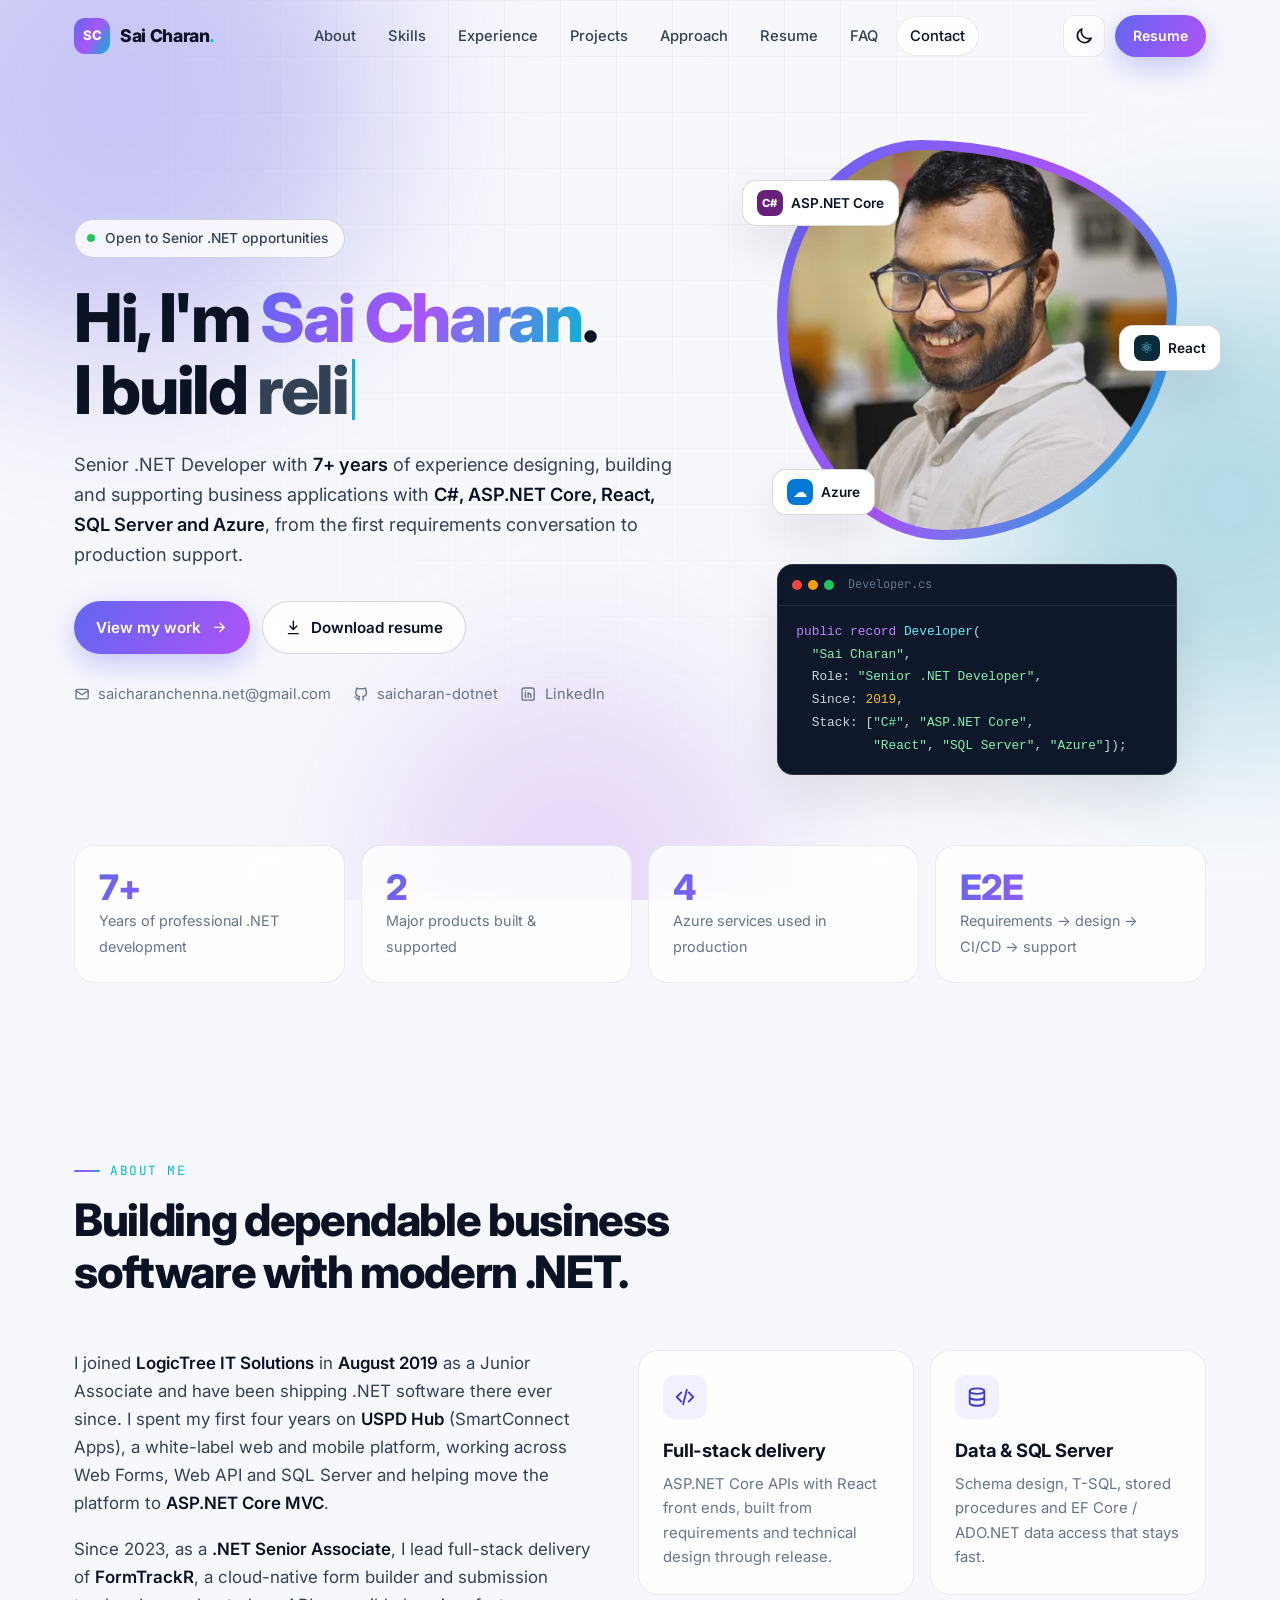
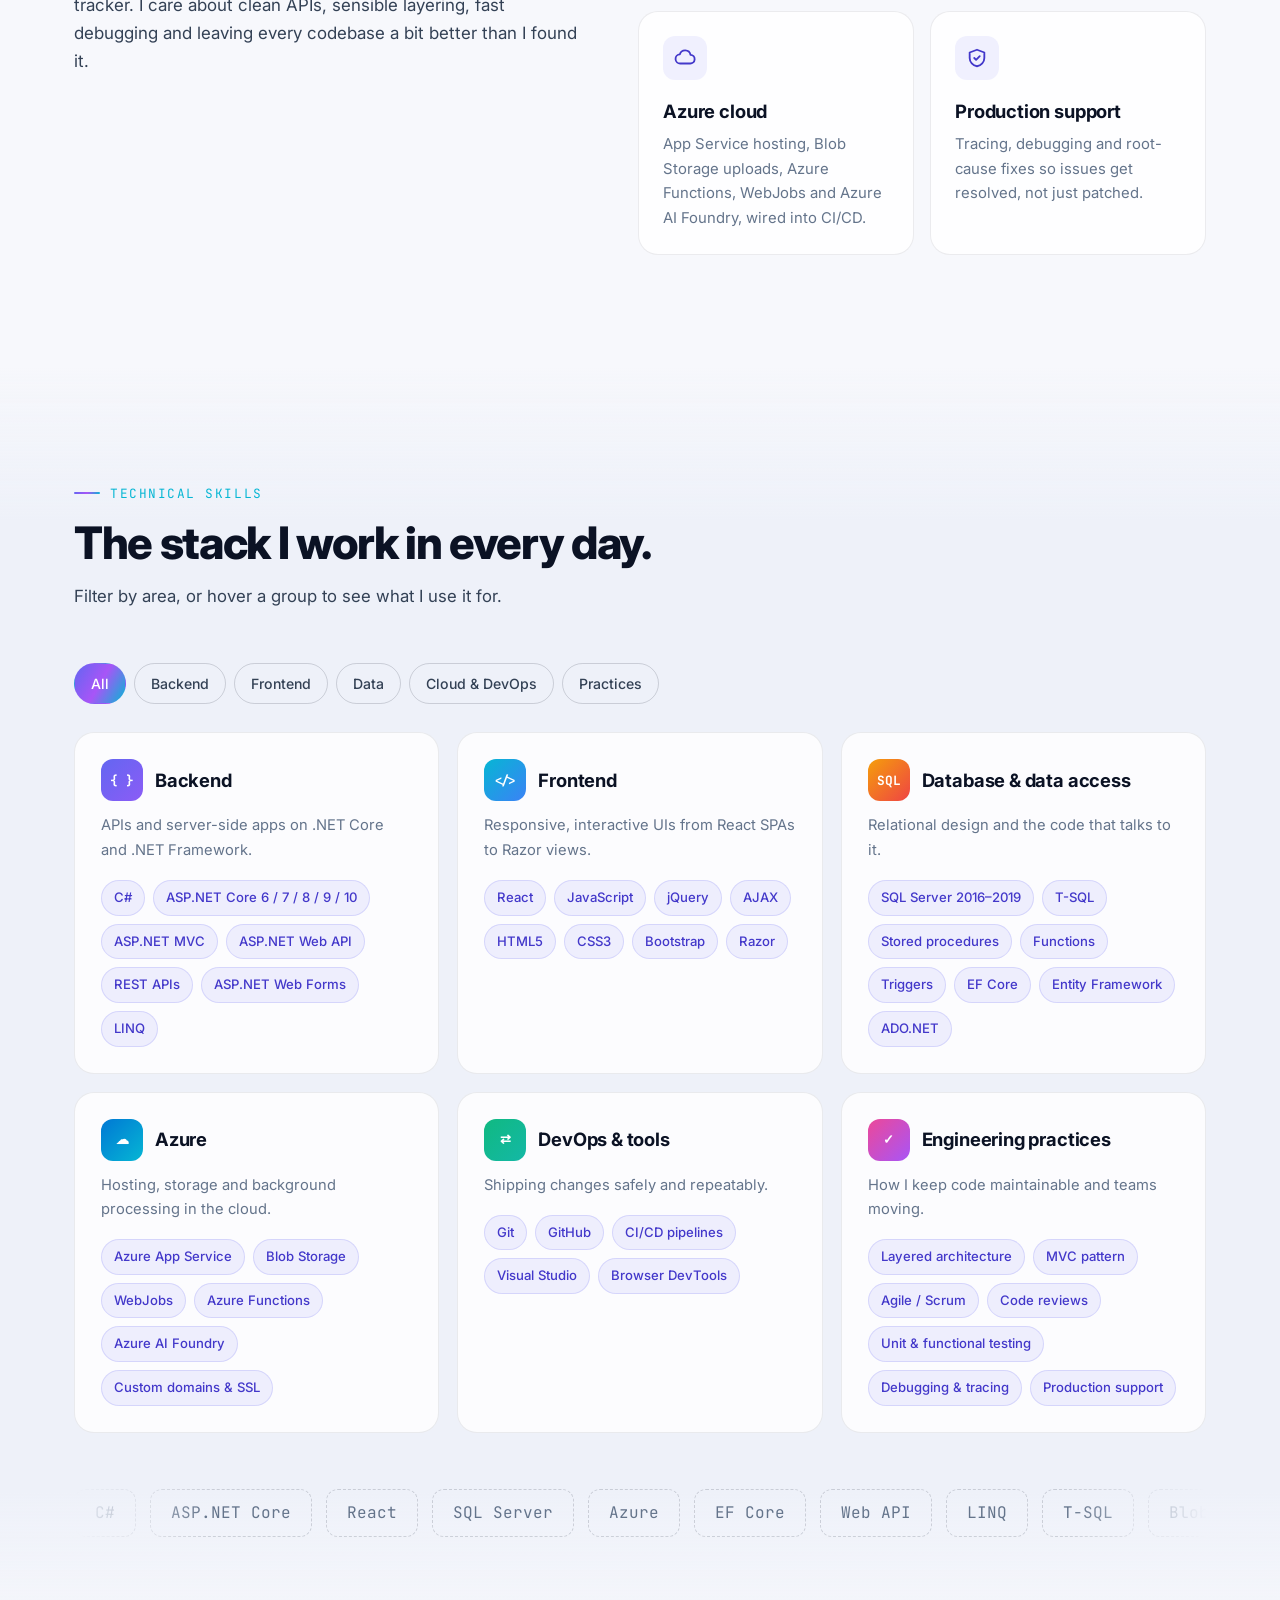
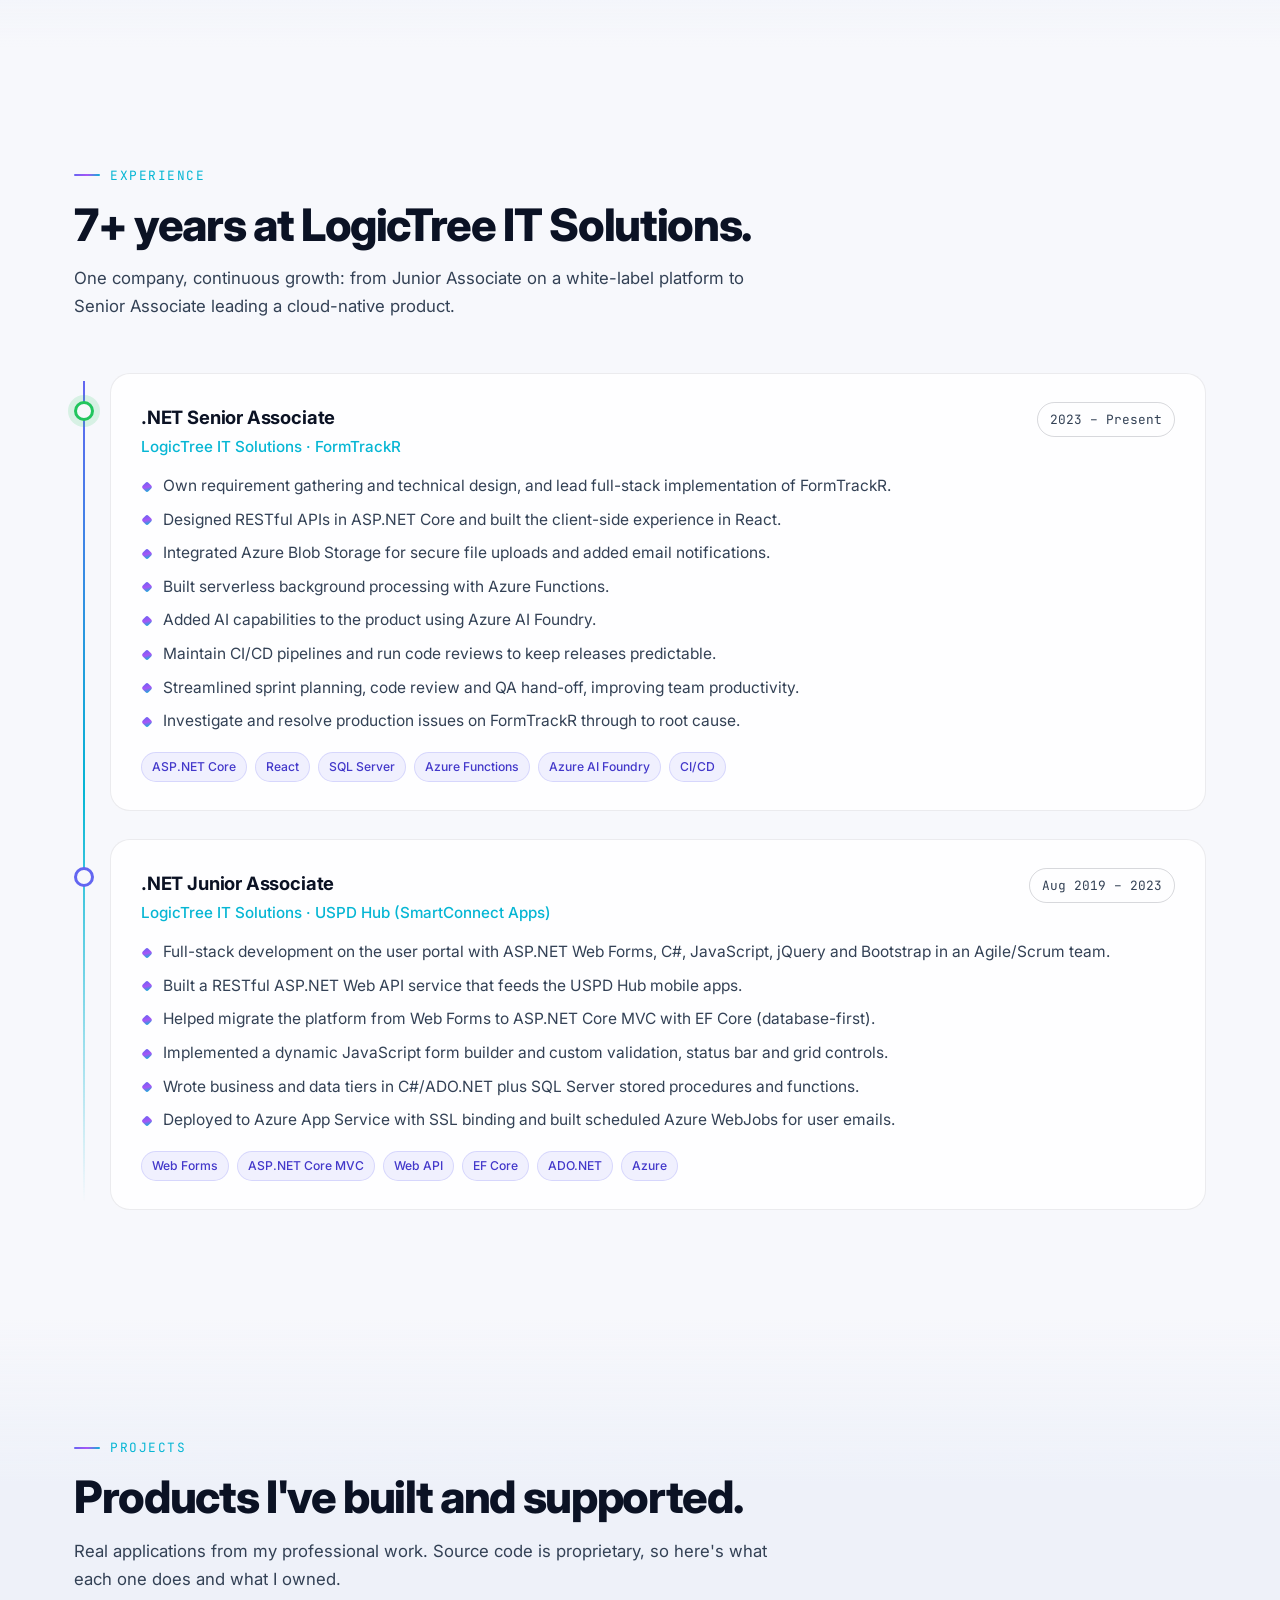
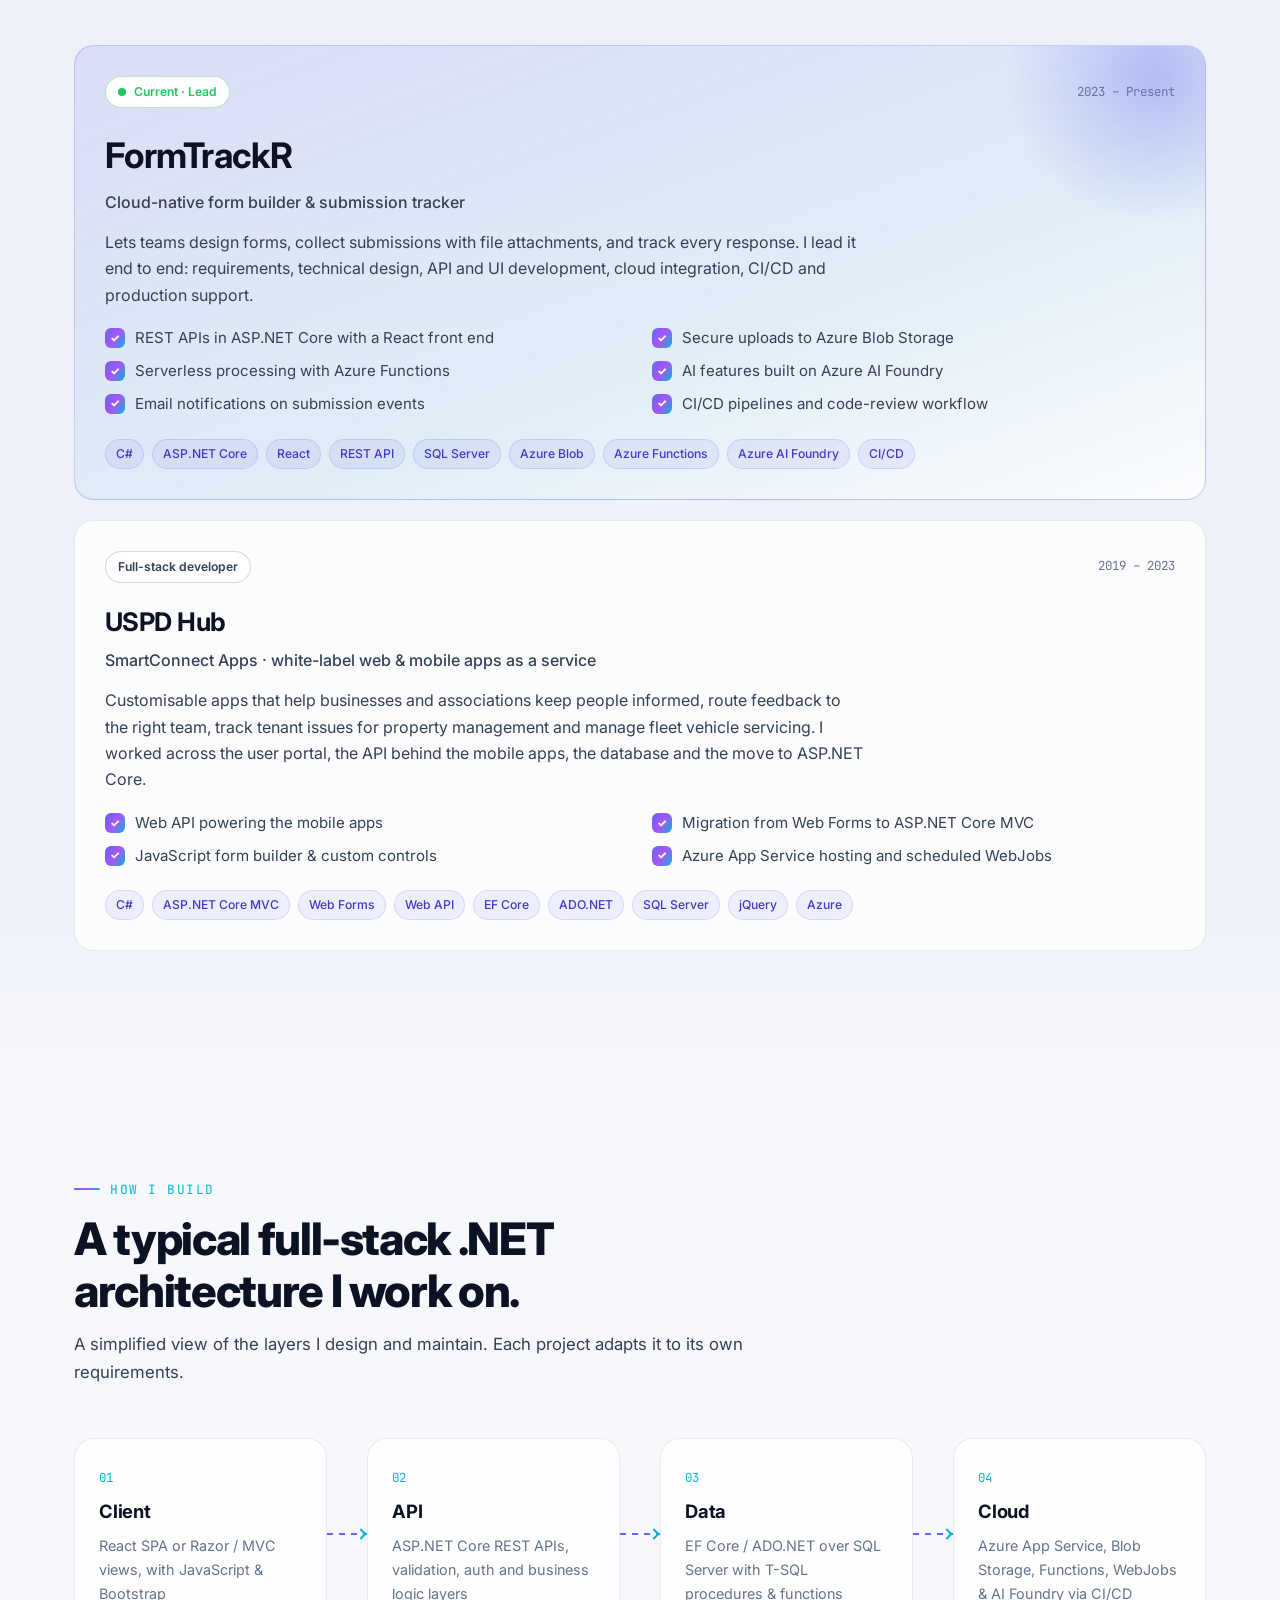
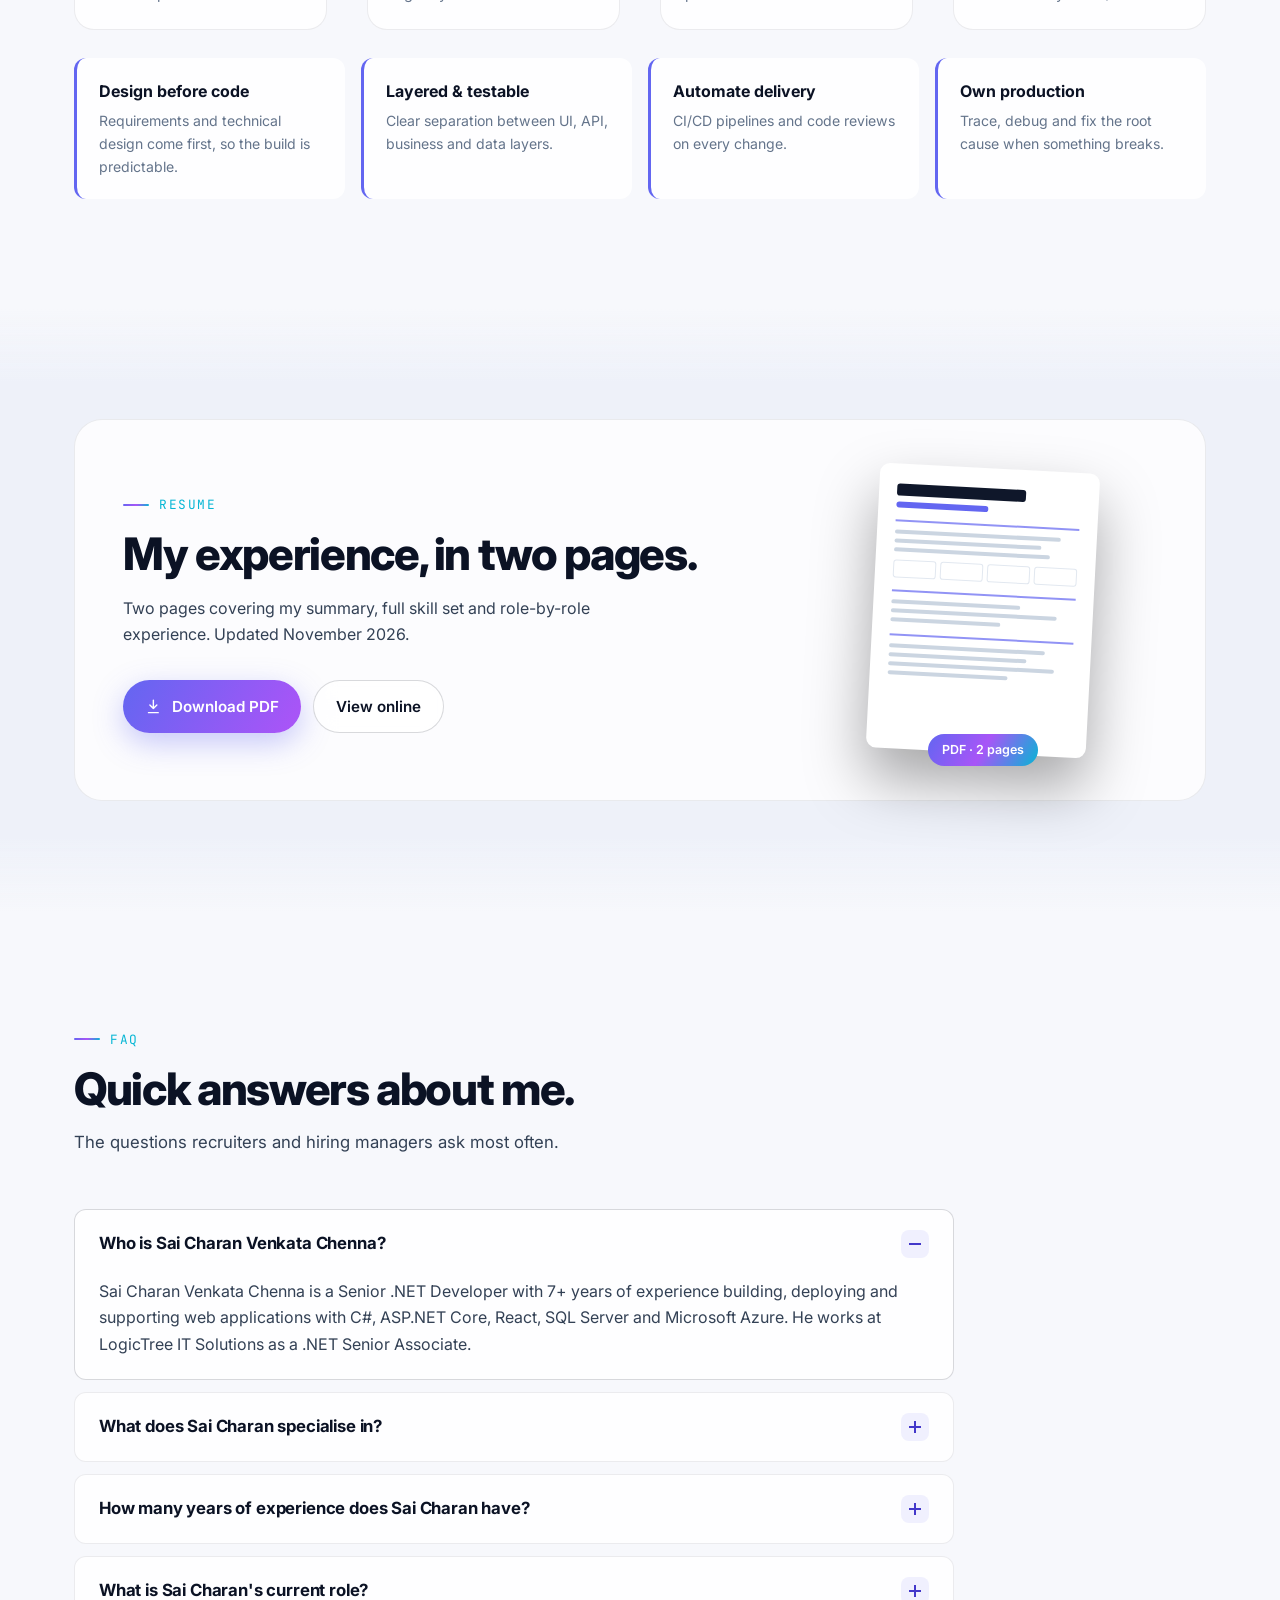
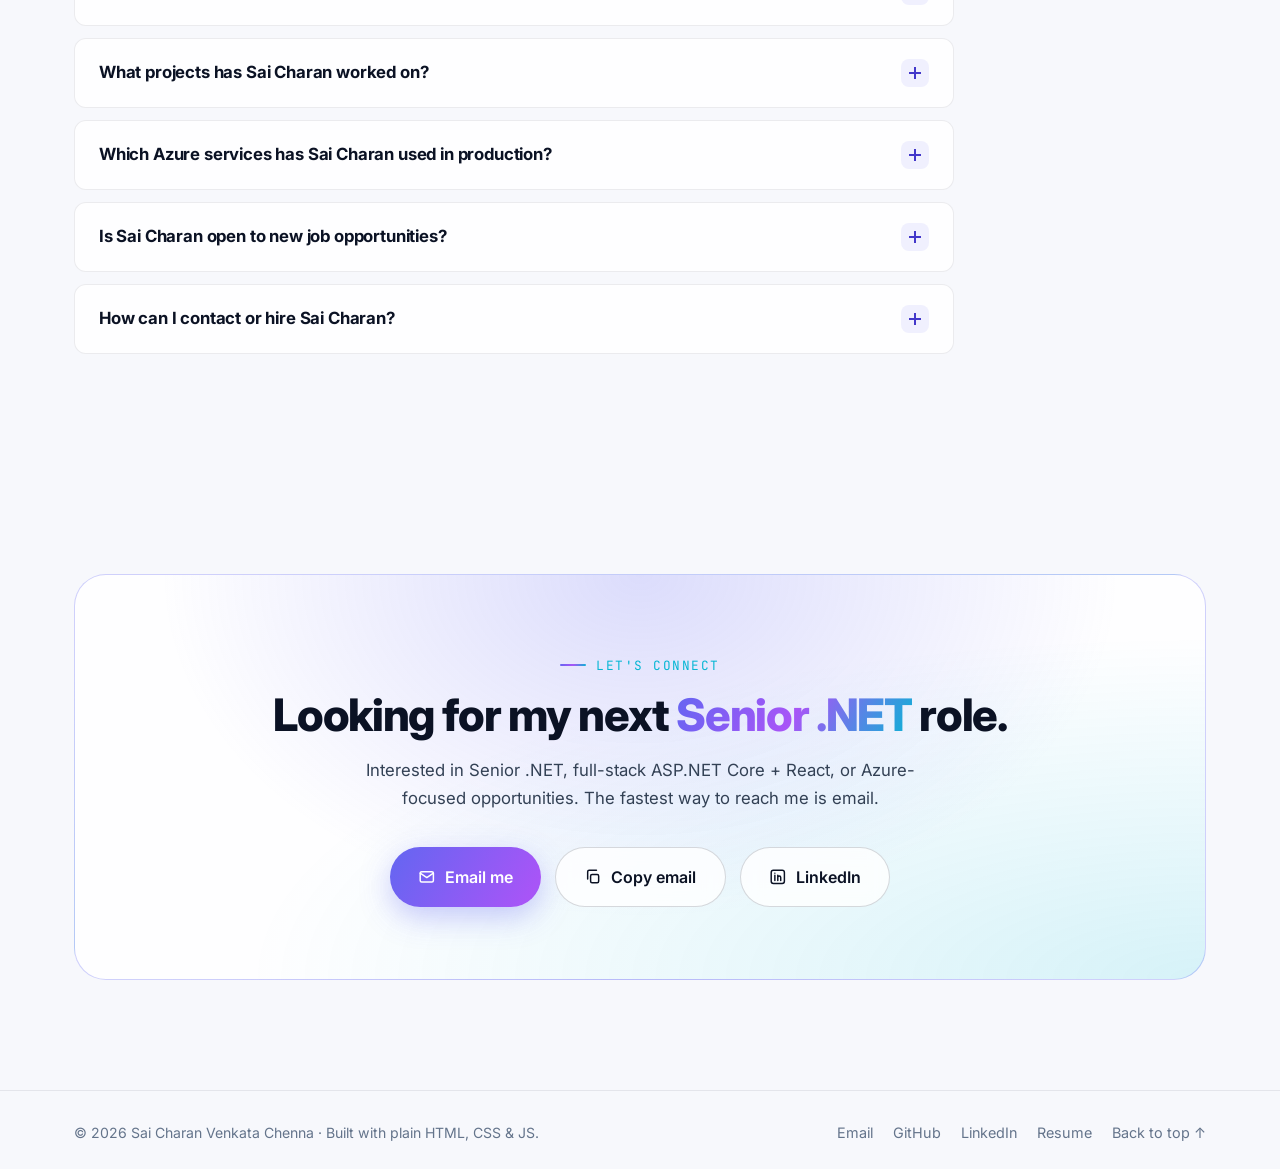
<file: index.html>
<!DOCTYPE html>
<html lang="en" data-theme="dark">
<head>
  <meta charset="UTF-8">
  <meta name="viewport" content="width=device-width, initial-scale=1.0">
  <title>Sai Charan Venkata Chenna | Senior .NET Developer (C#, ASP.NET Core, React, Azure)</title>
  <meta name="description" content="Sai Charan Venkata Chenna is a Senior .NET Developer with 7+ years of experience building web apps with C#, ASP.NET Core, React, SQL Server, Azure Functions and Azure AI Foundry. Open to Senior .NET roles.">
  <link rel="canonical" href="https://saicharan-dotnet.github.io/">
  <meta name="robots" content="index, follow, max-image-preview:large, max-snippet:-1">
  <meta name="keywords" content="Senior .NET Developer, C#, ASP.NET Core, ASP.NET MVC, Web API, React, SQL Server, Azure, Azure Blob Storage, Azure WebJobs, Azure Functions, Azure AI Foundry, CI/CD, Full Stack Developer">
  <meta name="author" content="Sai Charan Venkata Chenna">
  <meta property="og:title" content="Sai Charan Venkata Chenna | Senior .NET Developer">
  <meta property="og:description" content="7+ years building C#, ASP.NET Core, React, SQL Server and Azure applications, from design to production support.">
  <meta property="og:type" content="profile">
  <meta property="profile:first_name" content="Sai Charan">
  <meta property="profile:last_name" content="Chenna">
  <meta property="og:site_name" content="Sai Charan Venkata Chenna">
  <meta property="og:locale" content="en_US">
  <meta property="og:url" content="https://saicharan-dotnet.github.io/">
  <meta property="og:image" content="https://saicharan-dotnet.github.io/assets/profile-800.jpg">
  <meta property="og:image:width" content="800">
  <meta property="og:image:height" content="800">
  <meta property="og:image:alt" content="Portrait of Sai Charan Venkata Chenna">
  <meta name="twitter:card" content="summary">
  <meta name="twitter:title" content="Sai Charan Venkata Chenna | Senior .NET Developer">
  <meta name="twitter:description" content="7+ years building C#, ASP.NET Core, React, SQL Server and Azure applications.">
  <meta name="twitter:image" content="https://saicharan-dotnet.github.io/assets/profile-800.jpg">
  <link rel="apple-touch-icon" href="assets/apple-touch-icon.png">
  <link rel="alternate" type="text/plain" href="llms.txt" title="LLM-readable profile">
  <meta name="theme-color" content="#070b1a">
  <link rel="icon" href="data:image/svg+xml,%3Csvg xmlns='http://www.w3.org/2000/svg' viewBox='0 0 64 64'%3E%3Cdefs%3E%3ClinearGradient id='g' x1='0' y1='0' x2='1' y2='1'%3E%3Cstop offset='0' stop-color='%236366f1'/%3E%3Cstop offset='1' stop-color='%2306b6d4'/%3E%3C/linearGradient%3E%3C/defs%3E%3Crect width='64' height='64' rx='16' fill='url(%23g)'/%3E%3Ctext x='50%25' y='54%25' text-anchor='middle' dominant-baseline='middle' font-family='Arial' font-weight='700' font-size='26' fill='white'%3ESC%3C/text%3E%3C/svg%3E">

  <link rel="preconnect" href="https://fonts.googleapis.com">
  <link rel="preconnect" href="https://fonts.gstatic.com" crossorigin>
  <link href="https://fonts.googleapis.com/css2?family=Inter:wght@400;500;600;700;800&family=JetBrains+Mono:wght@500&display=swap" rel="stylesheet">
  <link rel="stylesheet" href="style.css">

  <script>
    // Apply the saved or system theme before paint to avoid a flash.
    (function () {
      var t = null;
      try { t = localStorage.getItem("theme"); } catch (e) {}
      if (!t) t = window.matchMedia && window.matchMedia("(prefers-color-scheme: light)").matches ? "light" : "dark";
      document.documentElement.setAttribute("data-theme", t);
    })();
  </script>

  <script type="application/ld+json">
{
  "@context": "https://schema.org",
  "@graph": [
    {
      "@type": "WebSite",
      "@id": "https://saicharan-dotnet.github.io/#website",
      "url": "https://saicharan-dotnet.github.io/",
      "name": "Sai Charan Venkata Chenna",
      "inLanguage": "en"
    },
    {
      "@type": "ProfilePage",
      "@id": "https://saicharan-dotnet.github.io/#profile",
      "url": "https://saicharan-dotnet.github.io/",
      "name": "Sai Charan Venkata Chenna | Senior .NET Developer",
      "isPartOf": {
        "@id": "https://saicharan-dotnet.github.io/#website"
      },
      "mainEntity": {
        "@id": "https://saicharan-dotnet.github.io/#person"
      },
      "dateModified": "2026-11-10T17:00:00+05:30"
    },
    {
      "@type": "Person",
      "@id": "https://saicharan-dotnet.github.io/#person",
      "name": "Sai Charan Venkata Chenna",
      "alternateName": [
        "Sai Charan",
        "Venkata Sai Charan Chenna"
      ],
      "jobTitle": "Senior .NET Developer",
      "description": "Senior .NET Developer with 7+ years of experience in C#, ASP.NET Core, React, SQL Server and Azure.",
      "image": "https://saicharan-dotnet.github.io/assets/profile-800.jpg",
      "url": "https://saicharan-dotnet.github.io/",
      "email": "mailto:saicharanchenna.net@gmail.com",
      "worksFor": {
        "@type": "Organization",
        "name": "LogicTree IT Solutions"
      },
      "hasOccupation": {
        "@type": "Occupation",
        "name": "Senior .NET Developer",
        "occupationLocation": {
          "@type": "Country",
          "name": "India"
        },
        "skills": "C#, ASP.NET Core, ASP.NET MVC, Web API, React, JavaScript, SQL Server, T-SQL, Entity Framework Core, ADO.NET, Azure Functions, Azure AI Foundry, Azure App Service, Azure Blob Storage, Azure WebJobs, CI/CD"
      },
      "sameAs": [
        "https://www.linkedin.com/in/venkata-sai-charan-chenna-736368158/",
        "https://github.com/saicharan-dotnet"
      ],
      "knowsAbout": [
        "C#",
        ".NET",
        "ASP.NET Core",
        "ASP.NET MVC",
        "REST APIs",
        "React",
        "SQL Server",
        "Entity Framework Core",
        "Microsoft Azure",
        "Azure Functions",
        "Azure AI Foundry",
        "Azure Blob Storage",
        "CI/CD"
      ]
    },
    {
      "@type": "FAQPage",
      "@id": "https://saicharan-dotnet.github.io/#faq",
      "mainEntity": [
        {
          "@type": "Question",
          "name": "Who is Sai Charan Venkata Chenna?",
          "acceptedAnswer": {
            "@type": "Answer",
            "text": "Sai Charan Venkata Chenna is a Senior .NET Developer with 7+ years of experience building, deploying and supporting web applications with C#, ASP.NET Core, React, SQL Server and Microsoft Azure. He works at LogicTree IT Solutions as a .NET Senior Associate."
          }
        },
        {
          "@type": "Question",
          "name": "What does Sai Charan specialise in?",
          "acceptedAnswer": {
            "@type": "Answer",
            "text": "He specialises in full-stack .NET development: ASP.NET Core REST APIs, React front ends, SQL Server databases with Entity Framework Core and T-SQL, and Azure cloud services including Azure Functions, Azure AI Foundry, App Service, Blob Storage and WebJobs."
          }
        },
        {
          "@type": "Question",
          "name": "How many years of experience does Sai Charan have?",
          "acceptedAnswer": {
            "@type": "Answer",
            "text": "He has 7+ years of professional software development experience. He joined LogicTree IT Solutions in August 2019 and has worked there continuously since."
          }
        },
        {
          "@type": "Question",
          "name": "What is Sai Charan's current role?",
          "acceptedAnswer": {
            "@type": "Answer",
            "text": "Since 2023 he has been a .NET Senior Associate at LogicTree IT Solutions, leading full-stack delivery of FormTrackR, a cloud-native form builder and submission tracker. He owns requirements, technical design, development, CI/CD and production support."
          }
        },
        {
          "@type": "Question",
          "name": "What projects has Sai Charan worked on?",
          "acceptedAnswer": {
            "@type": "Answer",
            "text": "FormTrackR (2023 to present), a cloud-native form builder built with ASP.NET Core, React, SQL Server, Azure Functions, Azure AI Foundry and Azure Blob Storage; and USPD Hub (SmartConnect Apps, 2019 to 2023), a white-label web and mobile app platform he helped migrate from ASP.NET Web Forms to ASP.NET Core MVC."
          }
        },
        {
          "@type": "Question",
          "name": "Which Azure services has Sai Charan used in production?",
          "acceptedAnswer": {
            "@type": "Answer",
            "text": "Azure Functions, Azure AI Foundry, Azure App Service, Azure Blob Storage and Azure WebJobs, deployed through CI/CD pipelines."
          }
        },
        {
          "@type": "Question",
          "name": "Is Sai Charan open to new job opportunities?",
          "acceptedAnswer": {
            "@type": "Answer",
            "text": "Yes. He is open to Senior .NET Developer, full-stack ASP.NET Core and React, and Azure-focused roles."
          }
        },
        {
          "@type": "Question",
          "name": "How can I contact or hire Sai Charan?",
          "acceptedAnswer": {
            "@type": "Answer",
            "text": "Email saicharanchenna.net@gmail.com or connect with him on LinkedIn. His resume can be downloaded from this website."
          }
        }
      ]
    }
  ]
}
  </script>
</head>

<body>
  <a class="skip-link" href="#main">Skip to content</a>
  <div class="bg-orbs" aria-hidden="true"><span></span><span></span><span></span></div>
  <div class="scroll-progress" aria-hidden="true"></div>

  <!-- NAVIGATION -->
  <header class="nav" id="nav">
    <div class="container nav-inner">
      <a class="brand" href="#home" aria-label="Sai Charan, home">
        <span class="brand-mark">SC</span>
        <span class="brand-text">Sai Charan<span class="dot">.</span></span>
      </a>

      <nav aria-label="Primary">
        <ul class="nav-links" id="navLinks">
          <li><a href="#about">About</a></li>
          <li><a href="#skills">Skills</a></li>
          <li><a href="#experience">Experience</a></li>
          <li><a href="#projects">Projects</a></li>
          <li><a href="#approach">Approach</a></li>
          <li><a href="#resume">Resume</a></li>
          <li><a href="#faq">FAQ</a></li>
          <li><a href="#contact">Contact</a></li>
        </ul>
      </nav>

      <div class="nav-actions">
        <button class="icon-btn" id="themeToggle" type="button" aria-label="Switch to light theme">
          <svg class="icon-sun" viewBox="0 0 24 24" aria-hidden="true"><circle cx="12" cy="12" r="4.5"/><path d="M12 2v2.5M12 19.5V22M4.2 4.2l1.8 1.8M18 18l1.8 1.8M2 12h2.5M19.5 12H22M4.2 19.8 6 18M18 6l1.8-1.8"/></svg>
          <svg class="icon-moon" viewBox="0 0 24 24" aria-hidden="true"><path d="M20.5 14.5A8.5 8.5 0 0 1 9.5 3.5a8.5 8.5 0 1 0 11 11z"/></svg>
        </button>
        <a class="btn btn-primary btn-sm nav-cta" href="Sai_Charan_Senior_DotNet_Developer_Resume.pdf" download>Resume</a>
        <button class="icon-btn menu-btn" id="menuButton" type="button" aria-label="Open menu" aria-expanded="false" aria-controls="navLinks">
          <svg viewBox="0 0 24 24" aria-hidden="true"><path d="M4 7h16M4 12h16M4 17h16"/></svg>
        </button>
      </div>
    </div>
  </header>

  <main id="main">

    <!-- HERO -->
    <section class="hero" id="home">
      <div class="container hero-grid">
        <div class="hero-copy">
          <div class="pill reveal"><span class="status-dot"></span> Open to Senior .NET opportunities</div>

          <h1 class="reveal">
            Hi, I'm <span class="gradient-text">Sai Charan</span>.<br>
            I build <span class="typed" id="typed" aria-hidden="true">reliable .NET apps</span><span class="caret" aria-hidden="true"></span>
            <span class="sr-only">I build reliable .NET applications, from API to cloud.</span>
          </h1>

          <p class="lead reveal">
            Senior .NET Developer with <strong>7+ years</strong> of experience designing, building and supporting
            business applications with <strong>C#, ASP.NET Core, React, SQL Server and Azure</strong>, from the first
            requirements conversation to production support.
          </p>

          <div class="hero-actions reveal">
            <a class="btn btn-primary" href="#projects">
              View my work
              <svg viewBox="0 0 24 24" aria-hidden="true"><path d="M5 12h14M13 6l6 6-6 6"/></svg>
            </a>
            <a class="btn btn-ghost" href="Sai_Charan_Senior_DotNet_Developer_Resume.pdf" download>
              <svg viewBox="0 0 24 24" aria-hidden="true"><path d="M12 3v12M7 10l5 5 5-5M5 21h14"/></svg>
              Download resume
            </a>
          </div>

          <div class="hero-meta reveal">
            <a href="mailto:saicharanchenna.net@gmail.com" class="meta-link">
              <svg viewBox="0 0 24 24" aria-hidden="true"><rect x="3" y="5" width="18" height="14" rx="2"/><path d="m3 7 9 6 9-6"/></svg>
              saicharanchenna.net@gmail.com
            </a>
            <a href="https://github.com/saicharan-dotnet" target="_blank" rel="noopener noreferrer" class="meta-link">
              <svg viewBox="0 0 24 24" aria-hidden="true"><path d="M9 19c-4.3 1.4-4.3-2.5-6-3m12 5v-3.5c0-1 .1-1.4-.5-2 2.8-.3 5.5-1.4 5.5-6a4.6 4.6 0 0 0-1.3-3.2 4.2 4.2 0 0 0-.1-3.2s-1.1-.3-3.5 1.3a12.3 12.3 0 0 0-6.2 0C6.5 2.8 5.4 3.1 5.4 3.1a4.2 4.2 0 0 0-.1 3.2A4.6 4.6 0 0 0 4 9.5c0 4.6 2.7 5.7 5.5 6-.6.6-.6 1.2-.5 2V21"/></svg>
              saicharan-dotnet
            </a>
            <a href="https://www.linkedin.com/in/venkata-sai-charan-chenna-736368158/" target="_blank" rel="noopener noreferrer" class="meta-link">
              <svg viewBox="0 0 24 24" aria-hidden="true"><rect x="3" y="3" width="18" height="18" rx="3"/><path d="M8 10v7M8 7v.01M12 17v-4a2 2 0 0 1 4 0v4M12 10v7"/></svg>
              LinkedIn
            </a>
          </div>
        </div>

        <div class="hero-visual reveal">
          <div class="portrait">
            <div class="portrait-ring"></div>
            <picture>
              <source srcset="assets/profile-400.webp 400w, assets/profile-800.webp 800w" sizes="(max-width: 900px) 260px, 380px" type="image/webp">
              <img src="assets/profile-800.jpg" srcset="assets/profile-400.jpg 400w, assets/profile-800.jpg 800w" sizes="(max-width: 900px) 260px, 380px" width="800" height="800" alt="Portrait of Sai Charan Venkata Chenna">
            </picture>
            <div class="chip chip-a"><span class="chip-ico">C#</span> ASP.NET Core</div>
            <div class="chip chip-b"><span class="chip-ico react">⚛</span> React</div>
            <div class="chip chip-c"><span class="chip-ico azure">☁</span> Azure</div>
          </div>

          <div class="code-card" aria-hidden="true">
            <div class="code-dots"><i></i><i></i><i></i><span>Developer.cs</span></div>
<pre><code><span class="k">public record</span> <span class="t">Developer</span>(
  <span class="s">"Sai Charan"</span>,
  Role: <span class="s">"Senior .NET Developer"</span>,
  Since: <span class="n">2019</span>,
  Stack: [<span class="s">"C#"</span>, <span class="s">"ASP.NET Core"</span>,
          <span class="s">"React"</span>, <span class="s">"SQL Server"</span>, <span class="s">"Azure"</span>]);</code></pre>
          </div>
        </div>
      </div>

      <div class="container">
        <div class="stats reveal">
          <div class="stat"><strong class="count" data-to="7" data-suffix="+">7+</strong><span>Years of professional .NET development</span></div>
          <div class="stat"><strong class="count" data-to="2">2</strong><span>Major products built &amp; supported</span></div>
          <div class="stat"><strong class="count" data-to="4">4</strong><span>Azure services used in production</span></div>
          <div class="stat"><strong>E2E</strong><span>Requirements → design → CI/CD → support</span></div>
        </div>
      </div>
    </section>

    <!-- ABOUT -->
    <section id="about" class="section">
      <div class="container">
        <div class="section-head reveal">
          <span class="eyebrow">About me</span>
          <h2>Building dependable business software with modern .NET.</h2>
        </div>

        <div class="about-grid">
          <div class="about-text reveal">
            <p>
              I joined <strong>LogicTree IT Solutions</strong> in <strong>August 2019</strong> as a Junior Associate
              and have been shipping .NET software there ever since. I spent my first four years on <strong>USPD Hub</strong>
              (SmartConnect Apps), a white-label web and mobile platform, working across Web Forms, Web API and SQL Server
              and helping move the platform to <strong>ASP.NET Core MVC</strong>.
            </p>
            <p>
              Since 2023, as a <strong>.NET Senior Associate</strong>, I lead full-stack delivery of <strong>FormTrackR</strong>,
              a cloud-native form builder and submission tracker. I care about clean APIs, sensible layering, fast debugging
              and leaving every codebase a bit better than I found it.
            </p>
          </div>

          <div class="focus-grid">
            <article class="focus-card reveal">
              <div class="focus-ico"><svg viewBox="0 0 24 24" aria-hidden="true"><path d="m8 7-5 5 5 5M16 7l5 5-5 5M14 4l-4 16"/></svg></div>
              <h3>Full-stack delivery</h3>
              <p>ASP.NET Core APIs with React front ends, built from requirements and technical design through release.</p>
            </article>
            <article class="focus-card reveal">
              <div class="focus-ico"><svg viewBox="0 0 24 24" aria-hidden="true"><ellipse cx="12" cy="5.5" rx="8" ry="3"/><path d="M4 5.5v13c0 1.7 3.6 3 8 3s8-1.3 8-3v-13M4 12c0 1.7 3.6 3 8 3s8-1.3 8-3"/></svg></div>
              <h3>Data &amp; SQL Server</h3>
              <p>Schema design, T-SQL, stored procedures and EF Core / ADO.NET data access that stays fast.</p>
            </article>
            <article class="focus-card reveal">
              <div class="focus-ico"><svg viewBox="0 0 24 24" aria-hidden="true"><path d="M7 18a5 5 0 0 1-.6-10A6 6 0 0 1 18 8.5 4.5 4.5 0 0 1 17.5 18z"/></svg></div>
              <h3>Azure cloud</h3>
              <p>App Service hosting, Blob Storage uploads, Azure Functions, WebJobs and Azure AI Foundry, wired into CI/CD.</p>
            </article>
            <article class="focus-card reveal">
              <div class="focus-ico"><svg viewBox="0 0 24 24" aria-hidden="true"><path d="M12 3 4 6v6c0 4.5 3.4 8.2 8 9 4.6-.8 8-4.5 8-9V6z"/><path d="m9 12 2 2 4-4"/></svg></div>
              <h3>Production support</h3>
              <p>Tracing, debugging and root-cause fixes so issues get resolved, not just patched.</p>
            </article>
          </div>
        </div>
      </div>
    </section>

    <!-- SKILLS -->
    <section id="skills" class="section section-alt">
      <div class="container">
        <div class="section-head reveal">
          <span class="eyebrow">Technical skills</span>
          <h2>The stack I work in every day.</h2>
          <p>Filter by area, or hover a group to see what I use it for.</p>
        </div>

        <div class="filters reveal" role="group" aria-label="Filter skills">
          <button class="filter is-active" data-filter="all" type="button" aria-pressed="true">All</button>
          <button class="filter" data-filter="backend" type="button" aria-pressed="false">Backend</button>
          <button class="filter" data-filter="frontend" type="button" aria-pressed="false">Frontend</button>
          <button class="filter" data-filter="data" type="button" aria-pressed="false">Data</button>
          <button class="filter" data-filter="cloud" type="button" aria-pressed="false">Cloud &amp; DevOps</button>
          <button class="filter" data-filter="practice" type="button" aria-pressed="false">Practices</button>
        </div>

        <div class="skills-grid">
          <article class="skill-card reveal" data-cat="backend">
            <div class="skill-top"><span class="skill-badge b1">{ }</span><h3>Backend</h3></div>
            <p>APIs and server-side apps on .NET Core and .NET Framework.</p>
            <div class="tags">
              <span>C#</span><span>ASP.NET Core 6 / 7 / 8 / 9 / 10</span><span>ASP.NET MVC</span><span>ASP.NET Web API</span>
              <span>REST APIs</span><span>ASP.NET Web Forms</span><span>LINQ</span>
            </div>
          </article>

          <article class="skill-card reveal" data-cat="frontend">
            <div class="skill-top"><span class="skill-badge b2">&lt;/&gt;</span><h3>Frontend</h3></div>
            <p>Responsive, interactive UIs from React SPAs to Razor views.</p>
            <div class="tags">
              <span>React</span><span>JavaScript</span><span>jQuery</span><span>AJAX</span>
              <span>HTML5</span><span>CSS3</span><span>Bootstrap</span><span>Razor</span>
            </div>
          </article>

          <article class="skill-card reveal" data-cat="data">
            <div class="skill-top"><span class="skill-badge b3">SQL</span><h3>Database &amp; data access</h3></div>
            <p>Relational design and the code that talks to it.</p>
            <div class="tags">
              <span>SQL Server 2016–2019</span><span>T-SQL</span><span>Stored procedures</span><span>Functions</span>
              <span>Triggers</span><span>EF Core</span><span>Entity Framework</span><span>ADO.NET</span>
            </div>
          </article>

          <article class="skill-card reveal" data-cat="cloud">
            <div class="skill-top"><span class="skill-badge b4">☁</span><h3>Azure</h3></div>
            <p>Hosting, storage and background processing in the cloud.</p>
            <div class="tags">
              <span>Azure App Service</span><span>Blob Storage</span><span>WebJobs</span><span>Azure Functions</span><span>Azure AI Foundry</span><span>Custom domains &amp; SSL</span>
            </div>
          </article>

          <article class="skill-card reveal" data-cat="cloud">
            <div class="skill-top"><span class="skill-badge b5">⇄</span><h3>DevOps &amp; tools</h3></div>
            <p>Shipping changes safely and repeatably.</p>
            <div class="tags">
              <span>Git</span><span>GitHub</span><span>CI/CD pipelines</span><span>Visual Studio</span><span>Browser DevTools</span>
            </div>
          </article>

          <article class="skill-card reveal" data-cat="practice">
            <div class="skill-top"><span class="skill-badge b6">✓</span><h3>Engineering practices</h3></div>
            <p>How I keep code maintainable and teams moving.</p>
            <div class="tags">
              <span>Layered architecture</span><span>MVC pattern</span><span>Agile / Scrum</span><span>Code reviews</span>
              <span>Unit &amp; functional testing</span><span>Debugging &amp; tracing</span><span>Production support</span>
            </div>
          </article>
        </div>

        <div class="marquee" aria-hidden="true">
          <div class="marquee-track">
            <span>C#</span><span>ASP.NET Core</span><span>React</span><span>SQL Server</span><span>Azure</span><span>EF Core</span><span>Web API</span><span>LINQ</span><span>T-SQL</span><span>Blob Storage</span><span>WebJobs</span><span>CI/CD</span><span>GitHub</span><span>jQuery</span><span>Bootstrap</span>
            <span>C#</span><span>ASP.NET Core</span><span>React</span><span>SQL Server</span><span>Azure</span><span>EF Core</span><span>Web API</span><span>LINQ</span><span>T-SQL</span><span>Blob Storage</span><span>WebJobs</span><span>CI/CD</span><span>GitHub</span><span>jQuery</span><span>Bootstrap</span>
          </div>
        </div>
      </div>
    </section>

    <!-- EXPERIENCE -->
    <section id="experience" class="section">
      <div class="container">
        <div class="section-head reveal">
          <span class="eyebrow">Experience</span>
          <h2>7+ years at LogicTree IT Solutions.</h2>
          <p>One company, continuous growth: from Junior Associate on a white-label platform to Senior Associate leading a cloud-native product.</p>
        </div>

        <div class="timeline">
          <article class="t-item reveal">
            <div class="t-marker current"></div>
            <div class="t-card">
              <div class="t-head">
                <div>
                  <h3>.NET Senior Associate</h3>
                  <div class="t-org">LogicTree IT Solutions · FormTrackR</div>
                </div>
                <span class="t-date">2023 – Present</span>
              </div>
              <ul>
                <li>Own requirement gathering and technical design, and lead full-stack implementation of FormTrackR.</li>
                <li>Designed RESTful APIs in ASP.NET Core and built the client-side experience in React.</li>
                <li>Integrated Azure Blob Storage for secure file uploads and added email notifications.</li>
                <li>Built serverless background processing with Azure Functions.</li>
                <li>Added AI capabilities to the product using Azure AI Foundry.</li>
                <li>Maintain CI/CD pipelines and run code reviews to keep releases predictable.</li>
                <li>Streamlined sprint planning, code review and QA hand-off, improving team productivity.</li>
                <li>Investigate and resolve production issues on FormTrackR through to root cause.</li>
              </ul>
              <div class="tags small"><span>ASP.NET Core</span><span>React</span><span>SQL Server</span><span>Azure Functions</span><span>Azure AI Foundry</span><span>CI/CD</span></div>
            </div>
          </article>

          <article class="t-item reveal">
            <div class="t-marker"></div>
            <div class="t-card">
              <div class="t-head">
                <div>
                  <h3>.NET Junior Associate</h3>
                  <div class="t-org">LogicTree IT Solutions · USPD Hub (SmartConnect Apps)</div>
                </div>
                <span class="t-date">Aug 2019 – 2023</span>
              </div>
              <ul>
                <li>Full-stack development on the user portal with ASP.NET Web Forms, C#, JavaScript, jQuery and Bootstrap in an Agile/Scrum team.</li>
                <li>Built a RESTful ASP.NET Web API service that feeds the USPD Hub mobile apps.</li>
                <li>Helped migrate the platform from Web Forms to ASP.NET Core MVC with EF Core (database-first).</li>
                <li>Implemented a dynamic JavaScript form builder and custom validation, status bar and grid controls.</li>
                <li>Wrote business and data tiers in C#/ADO.NET plus SQL Server stored procedures and functions.</li>
                <li>Deployed to Azure App Service with SSL binding and built scheduled Azure WebJobs for user emails.</li>
              </ul>
              <div class="tags small"><span>Web Forms</span><span>ASP.NET Core MVC</span><span>Web API</span><span>EF Core</span><span>ADO.NET</span><span>Azure</span></div>
            </div>
          </article>
        </div>
      </div>
    </section>

    <!-- PROJECTS -->
    <section id="projects" class="section section-alt">
      <div class="container">
        <div class="section-head reveal">
          <span class="eyebrow">Projects</span>
          <h2>Products I've built and supported.</h2>
          <p>Real applications from my professional work. Source code is proprietary, so here's what each one does and what I owned.</p>
        </div>

        <div class="project-grid">
          <article class="project-card featured reveal">
            <div class="project-glow" aria-hidden="true"></div>
            <div class="project-top">
              <span class="badge badge-live"><span class="status-dot"></span> Current · Lead</span>
              <span class="project-year">2023 – Present</span>
            </div>
            <h3>FormTrackR</h3>
            <p class="project-sub">Cloud-native form builder &amp; submission tracker</p>
            <p>
              Lets teams design forms, collect submissions with file attachments, and track every response.
              I lead it end to end: requirements, technical design, API and UI development, cloud integration,
              CI/CD and production support.
            </p>
            <ul class="checks">
              <li>REST APIs in ASP.NET Core with a React front end</li>
              <li>Secure uploads to Azure Blob Storage</li>
              <li>Serverless processing with Azure Functions</li>
              <li>AI features built on Azure AI Foundry</li>
              <li>Email notifications on submission events</li>
              <li>CI/CD pipelines and code-review workflow</li>
            </ul>
            <div class="tags small"><span>C#</span><span>ASP.NET Core</span><span>React</span><span>REST API</span><span>SQL Server</span><span>Azure Blob</span><span>Azure Functions</span><span>Azure AI Foundry</span><span>CI/CD</span></div>
          </article>

          <article class="project-card wide reveal">
            <div class="project-top">
              <span class="badge">Full-stack developer</span>
              <span class="project-year">2019 – 2023</span>
            </div>
            <h3>USPD Hub</h3>
            <p class="project-sub">SmartConnect Apps · white-label web &amp; mobile apps as a service</p>
            <p>
              Customisable apps that help businesses and associations keep people informed, route feedback to the right
              team, track tenant issues for property management and manage fleet vehicle servicing. I worked across the
              user portal, the API behind the mobile apps, the database and the move to ASP.NET Core.
            </p>
            <ul class="checks">
              <li>Web API powering the mobile apps</li>
              <li>Migration from Web Forms to ASP.NET Core MVC</li>
              <li>JavaScript form builder &amp; custom controls</li>
              <li>Azure App Service hosting and scheduled WebJobs</li>
            </ul>
            <div class="tags small"><span>C#</span><span>ASP.NET Core MVC</span><span>Web Forms</span><span>Web API</span><span>EF Core</span><span>ADO.NET</span><span>SQL Server</span><span>jQuery</span><span>Azure</span></div>
          </article>
        </div>
      </div>
    </section>

    <!-- APPROACH / ARCHITECTURE -->
    <section id="approach" class="section">
      <div class="container">
        <div class="section-head reveal">
          <span class="eyebrow">How I build</span>
          <h2>A typical full-stack .NET architecture I work on.</h2>
          <p>A simplified view of the layers I design and maintain. Each project adapts it to its own requirements.</p>
        </div>

        <div class="arch reveal">
          <div class="arch-node">
            <span class="arch-step">01</span>
            <h3>Client</h3>
            <p>React SPA or Razor / MVC views, with JavaScript &amp; Bootstrap</p>
          </div>
          <div class="arch-link" aria-hidden="true"><span></span></div>
          <div class="arch-node">
            <span class="arch-step">02</span>
            <h3>API</h3>
            <p>ASP.NET Core REST APIs, validation, auth and business logic layers</p>
          </div>
          <div class="arch-link" aria-hidden="true"><span></span></div>
          <div class="arch-node">
            <span class="arch-step">03</span>
            <h3>Data</h3>
            <p>EF Core / ADO.NET over SQL Server with T-SQL procedures &amp; functions</p>
          </div>
          <div class="arch-link" aria-hidden="true"><span></span></div>
          <div class="arch-node">
            <span class="arch-step">04</span>
            <h3>Cloud</h3>
            <p>Azure App Service, Blob Storage, Functions, WebJobs &amp; AI Foundry via CI/CD</p>
          </div>
        </div>

        <div class="principles">
          <div class="principle reveal"><h4>Design before code</h4><p>Requirements and technical design come first, so the build is predictable.</p></div>
          <div class="principle reveal"><h4>Layered &amp; testable</h4><p>Clear separation between UI, API, business and data layers.</p></div>
          <div class="principle reveal"><h4>Automate delivery</h4><p>CI/CD pipelines and code reviews on every change.</p></div>
          <div class="principle reveal"><h4>Own production</h4><p>Trace, debug and fix the root cause when something breaks.</p></div>
        </div>
      </div>
    </section>

    <!-- RESUME -->
    <section id="resume" class="section section-alt">
      <div class="container">
        <div class="resume-card reveal">
          <div class="resume-info">
            <span class="eyebrow">Resume</span>
            <h2>My experience, in two pages.</h2>
            <p>Two pages covering my summary, full skill set and role-by-role experience. Updated November 2026.</p>
            <div class="hero-actions">
              <a class="btn btn-primary" href="Sai_Charan_Senior_DotNet_Developer_Resume.pdf" download>
                <svg viewBox="0 0 24 24" aria-hidden="true"><path d="M12 3v12M7 10l5 5 5-5M5 21h14"/></svg>
                Download PDF
              </a>
              <a class="btn btn-ghost" href="Sai_Charan_Senior_DotNet_Developer_Resume.pdf" target="_blank" rel="noopener">View online</a>
            </div>
          </div>
          <a class="resume-preview" href="Sai_Charan_Senior_DotNet_Developer_Resume.pdf" target="_blank" rel="noopener" aria-label="Open resume PDF">
            <div class="paper">
              <div class="paper-name"></div>
              <div class="paper-title"></div>
              <div class="paper-rule"></div>
              <div class="paper-line w90"></div><div class="paper-line w80"></div><div class="paper-line w85"></div>
              <div class="paper-boxes"><i></i><i></i><i></i><i></i></div>
              <div class="paper-rule"></div>
              <div class="paper-line w70"></div><div class="paper-line w90"></div><div class="paper-line w60"></div>
              <div class="paper-rule"></div>
              <div class="paper-line w85"></div><div class="paper-line w75"></div><div class="paper-line w90"></div><div class="paper-line w65"></div>
            </div>
            <span class="paper-tag">PDF · 2 pages</span>
          </a>
        </div>
      </div>
    </section>

    <!-- FAQ -->
    <section id="faq" class="section">
      <div class="container">
        <div class="section-head reveal">
          <span class="eyebrow">FAQ</span>
          <h2>Quick answers about me.</h2>
          <p>The questions recruiters and hiring managers ask most often.</p>
        </div>
        <div class="faq-list">
          <details class="faq-item reveal" open>
            <summary><h3>Who is Sai Charan Venkata Chenna?</h3><span class="faq-icon" aria-hidden="true"></span></summary>
            <p>Sai Charan Venkata Chenna is a Senior .NET Developer with 7+ years of experience building, deploying and supporting web applications with C#, ASP.NET Core, React, SQL Server and Microsoft Azure. He works at LogicTree IT Solutions as a .NET Senior Associate.</p>
          </details>
          <details class="faq-item reveal">
            <summary><h3>What does Sai Charan specialise in?</h3><span class="faq-icon" aria-hidden="true"></span></summary>
            <p>He specialises in full-stack .NET development: ASP.NET Core REST APIs, React front ends, SQL Server databases with Entity Framework Core and T-SQL, and Azure cloud services including Azure Functions, Azure AI Foundry, App Service, Blob Storage and WebJobs.</p>
          </details>
          <details class="faq-item reveal">
            <summary><h3>How many years of experience does Sai Charan have?</h3><span class="faq-icon" aria-hidden="true"></span></summary>
            <p>He has 7+ years of professional software development experience. He joined LogicTree IT Solutions in August 2019 and has worked there continuously since.</p>
          </details>
          <details class="faq-item reveal">
            <summary><h3>What is Sai Charan's current role?</h3><span class="faq-icon" aria-hidden="true"></span></summary>
            <p>Since 2023 he has been a .NET Senior Associate at LogicTree IT Solutions, leading full-stack delivery of FormTrackR, a cloud-native form builder and submission tracker. He owns requirements, technical design, development, CI/CD and production support.</p>
          </details>
          <details class="faq-item reveal">
            <summary><h3>What projects has Sai Charan worked on?</h3><span class="faq-icon" aria-hidden="true"></span></summary>
            <p>FormTrackR (2023 to present), a cloud-native form builder built with ASP.NET Core, React, SQL Server, Azure Functions, Azure AI Foundry and Azure Blob Storage; and USPD Hub (SmartConnect Apps, 2019 to 2023), a white-label web and mobile app platform he helped migrate from ASP.NET Web Forms to ASP.NET Core MVC.</p>
          </details>
          <details class="faq-item reveal">
            <summary><h3>Which Azure services has Sai Charan used in production?</h3><span class="faq-icon" aria-hidden="true"></span></summary>
            <p>Azure Functions, Azure AI Foundry, Azure App Service, Azure Blob Storage and Azure WebJobs, deployed through CI/CD pipelines.</p>
          </details>
          <details class="faq-item reveal">
            <summary><h3>Is Sai Charan open to new job opportunities?</h3><span class="faq-icon" aria-hidden="true"></span></summary>
            <p>Yes. He is open to Senior .NET Developer, full-stack ASP.NET Core and React, and Azure-focused roles.</p>
          </details>
          <details class="faq-item reveal">
            <summary><h3>How can I contact or hire Sai Charan?</h3><span class="faq-icon" aria-hidden="true"></span></summary>
            <p>Email <a href="mailto:saicharanchenna.net@gmail.com">saicharanchenna.net@gmail.com</a> or connect with him on <a href="https://www.linkedin.com/in/venkata-sai-charan-chenna-736368158/" target="_blank" rel="noopener noreferrer">LinkedIn</a>. His resume can be downloaded from this website.</p>
          </details>
        </div>
      </div>
    </section>

    <!-- CONTACT -->
    <section id="contact" class="section">
      <div class="container">
        <div class="contact-card reveal">
          <span class="eyebrow">Let's connect</span>
          <h2>Looking for my next <span class="gradient-text">Senior .NET</span> role.</h2>
          <p>Interested in Senior .NET, full-stack ASP.NET Core + React, or Azure-focused opportunities. The fastest way to reach me is email.</p>

          <div class="contact-actions">
            <a class="btn btn-primary btn-lg" href="mailto:saicharanchenna.net@gmail.com">
              <svg viewBox="0 0 24 24" aria-hidden="true"><rect x="3" y="5" width="18" height="14" rx="2"/><path d="m3 7 9 6 9-6"/></svg>
              Email me
            </a>
            <button class="btn btn-ghost btn-lg" type="button" id="copyEmail" data-email="saicharanchenna.net@gmail.com">
              <svg viewBox="0 0 24 24" aria-hidden="true"><rect x="9" y="9" width="11" height="11" rx="2"/><path d="M5 15V5a2 2 0 0 1 2-2h10"/></svg>
              <span>Copy email</span>
            </button>
            <a class="btn btn-ghost btn-lg" href="https://www.linkedin.com/in/venkata-sai-charan-chenna-736368158/" target="_blank" rel="noopener noreferrer">
              <svg viewBox="0 0 24 24" aria-hidden="true"><rect x="3" y="3" width="18" height="18" rx="3"/><path d="M8 10v7M8 7v.01M12 17v-4a2 2 0 0 1 4 0v4M12 10v7"/></svg>
              LinkedIn
            </a>
          </div>
        </div>
      </div>
    </section>
  </main>

  <footer class="footer">
    <div class="container footer-inner">
      <p>© <span id="year">2026</span> Sai Charan Venkata Chenna · Built with plain HTML, CSS &amp; JS.</p>
      <div class="footer-links">
        <a href="mailto:saicharanchenna.net@gmail.com">Email</a>
        <a href="https://github.com/saicharan-dotnet" target="_blank" rel="noopener noreferrer">GitHub</a>
        <a href="https://www.linkedin.com/in/venkata-sai-charan-chenna-736368158/" target="_blank" rel="noopener noreferrer">LinkedIn</a>
        <a href="Sai_Charan_Senior_DotNet_Developer_Resume.pdf" download>Resume</a>
        <a href="#home">Back to top ↑</a>
      </div>
    </div>
  </footer>

  <script src="script.js" defer></script>
</body>
</html>
</file>
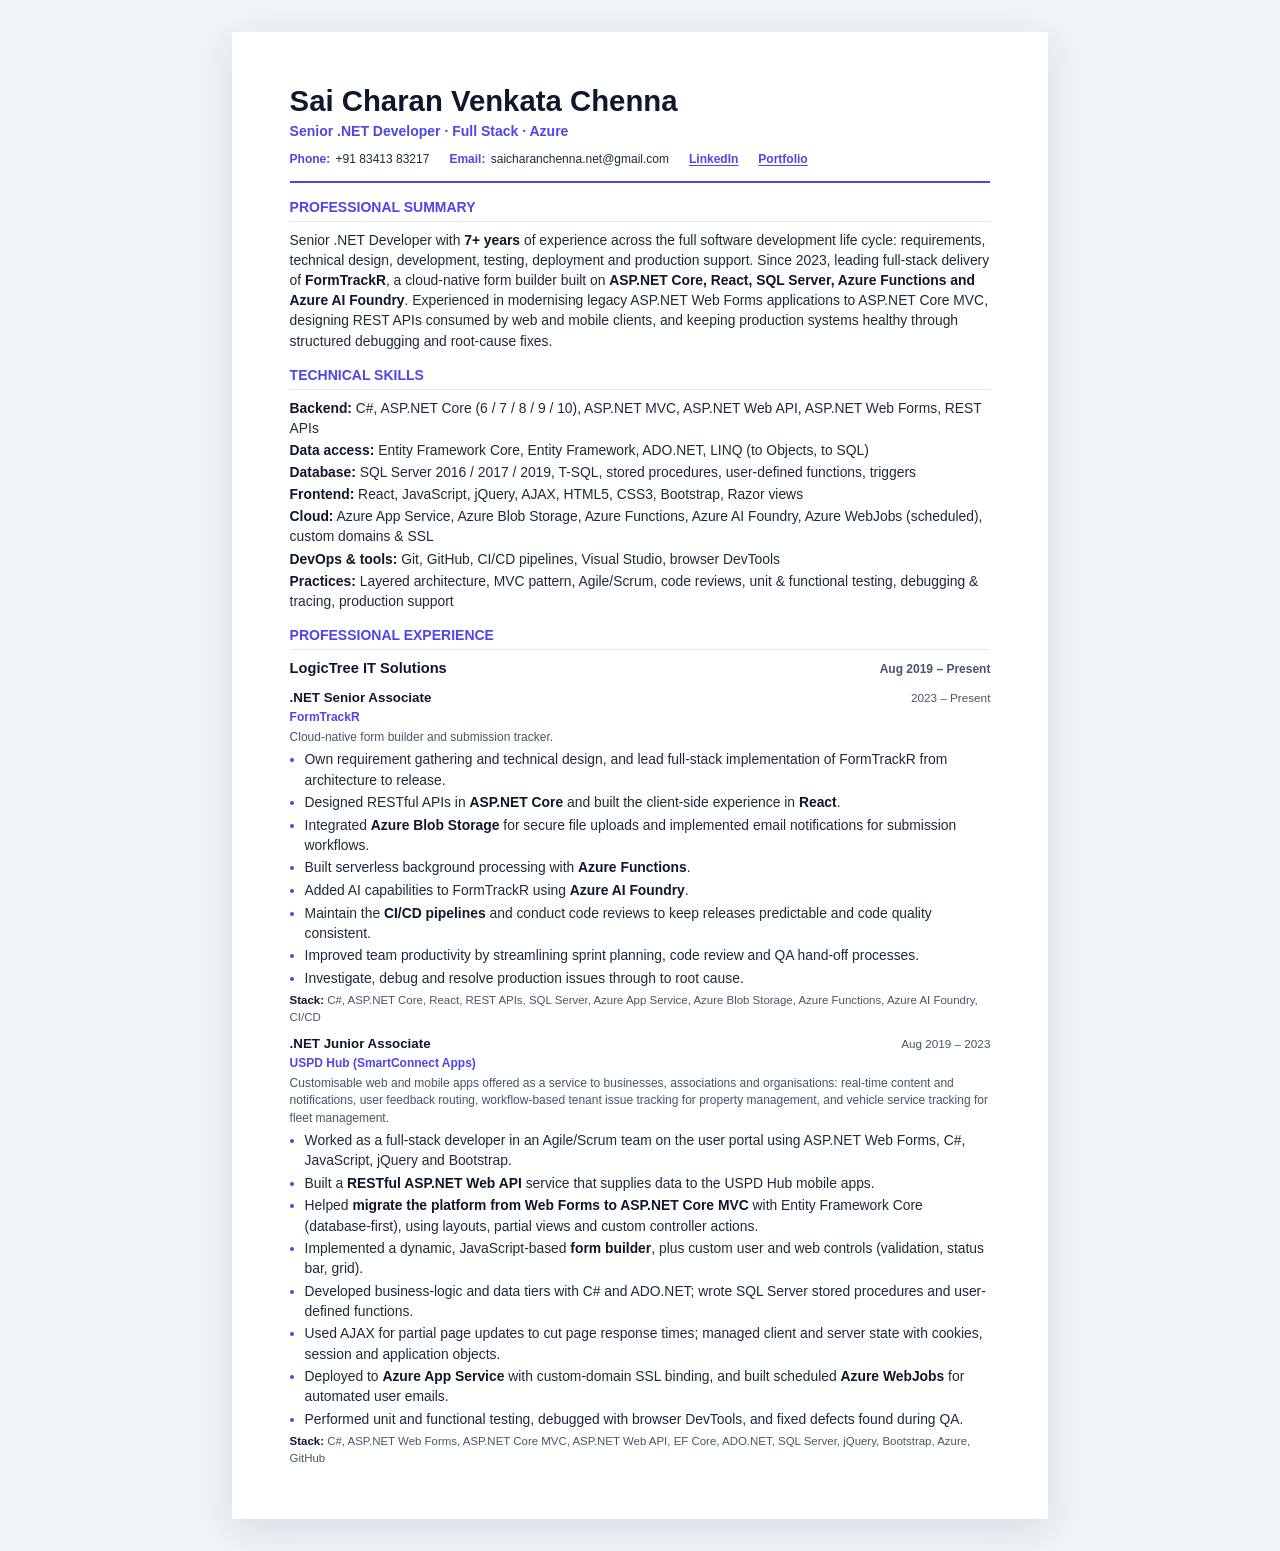
<file: resume/resume.html>
<!DOCTYPE html>
<html lang="en">
<head>
<meta charset="UTF-8">
<meta name="viewport" content="width=device-width, initial-scale=1.0">
<title>Sai Charan Venkata Chenna – Resume</title>
<!--
  Source for Sai_Charan_Senior_DotNet_Developer_Resume.pdf.
  Edit this file, then regenerate the PDF with:  node resume/build-pdf.js
-->
<style>
  @page { size: Letter; margin: 0.55in 0.6in; }
  * { box-sizing: border-box; margin: 0; padding: 0; }
  :root { --ink: #0f172a; --muted: #475569; --accent: #4f46e5; --rule: #e2e8f0; }
  body { font-family: Calibri, Carlito, Arial, "Liberation Sans", sans-serif; color: var(--ink); font-size: 10.4pt; line-height: 1.45; background: #fff; }
  .page { max-width: 7.3in; margin: 0 auto; }
  @media screen { body { background: #f1f5f9; padding: 32px 16px; } .page { background: #fff; padding: 0.55in 0.6in; box-shadow: 0 10px 40px rgba(15,23,42,.12); max-width: 8.5in; } }

  header { padding-bottom: 12px; border-bottom: 2.5px solid var(--accent); }
  h1 { white-space: nowrap; font-size: 22pt; font-weight: 700; line-height: 1.1; }
  .title { color: var(--accent); font-weight: 600; font-size: 10.5pt; margin-top: 4px; }
  .contact { display: flex; flex-wrap: wrap; gap: 4px 20px; margin-top: 10px; font-size: 9pt; color: #1e293b; }
  .contact b { color: var(--accent); font-weight: 600; margin-right: 2px; }
  .contact a { color: #1e293b; text-decoration: none; }
  .contact a.link { color: var(--accent); font-weight: 600; text-decoration: underline; text-underline-offset: 2px; }

  section { margin-top: 14px; }
  h2 { font-size: 10.5pt; font-weight: 700; text-transform: uppercase; color: var(--accent); padding-bottom: 4px; border-bottom: 1px solid var(--rule); margin-bottom: 8px; }
  p { color: #1e293b; }
  ul { padding-left: 15px; }
  li { margin: 2.5px 0; color: #1e293b; }
  li::marker { color: var(--accent); }
  strong { font-weight: 600; color: var(--ink); }


  .skills { list-style: none; padding-left: 0; }
  .skills li { margin: 2px 0; }

  .company { display: flex; justify-content: space-between; align-items: baseline; margin-bottom: 2px; }
  .company h3 { font-size: 11pt; font-weight: 700; }
  .company .when { font-weight: 600; color: var(--muted); font-size: 9pt; }
  .role { margin-top: 9px; }
  .role-head, .project, .context { break-after: avoid; }
  .role-head { display: flex; justify-content: space-between; align-items: baseline; }
  .role-head h4 { font-size: 10pt; font-weight: 700; }
  .role-head .when { color: var(--muted); font-size: 8.8pt; font-weight: 500; }
  .project { color: var(--accent); font-weight: 600; font-size: 9pt; margin: 1px 0 3px; }
  .context { font-size: 9pt; color: var(--muted); margin-bottom: 3px; }
  .stack { font-size: 8.6pt; color: var(--muted); margin-top: 4px; }
  .stack b { color: var(--ink); font-weight: 600; }
</style>
</head>
<body>
<div class="page">

<header>
  <div>
    <h1>Sai Charan Venkata Chenna</h1>
    <div class="title">Senior .NET Developer · Full Stack · Azure</div>
  </div>
  <div class="contact">
    <span><b>Phone:</b> +91 83413 83217</span>
    <span><b>Email:</b> <a href="mailto:saicharanchenna.net@gmail.com">saicharanchenna.net@gmail.com</a></span>
    <span><a class="link" href="https://www.linkedin.com/in/venkata-sai-charan-chenna-736368158/">LinkedIn</a></span>
    <span><a class="link" href="https://saicharan-dotnet.github.io/">Portfolio</a></span>
  </div>
</header>

<section>
  <h2>Professional Summary</h2>
  <p>
    Senior .NET Developer with <strong>7+ years</strong> of experience across the full software development life cycle:
    requirements, technical design, development, testing, deployment and production support. Since 2023, leading full-stack
    delivery of <strong>FormTrackR</strong>, a cloud-native form builder built on <strong>ASP.NET Core, React, SQL Server, Azure Functions and Azure AI Foundry</strong>.
    Experienced in modernising legacy ASP.NET Web Forms applications to ASP.NET Core MVC, designing REST APIs consumed by web
    and mobile clients, and keeping production systems healthy through structured debugging and root-cause fixes.
  </p>
</section>

<section>
  <h2>Technical Skills</h2>
  <ul class="skills">
    <li><strong>Backend:</strong> C#, ASP.NET Core (6 / 7 / 8 / 9 / 10), ASP.NET MVC, ASP.NET Web API, ASP.NET Web Forms, REST APIs</li>
    <li><strong>Data access:</strong> Entity Framework Core, Entity Framework, ADO.NET, LINQ (to Objects, to SQL)</li>
    <li><strong>Database:</strong> SQL Server 2016 / 2017 / 2019, T-SQL, stored procedures, user-defined functions, triggers</li>
    <li><strong>Frontend:</strong> React, JavaScript, jQuery, AJAX, HTML5, CSS3, Bootstrap, Razor views</li>
    <li><strong>Cloud:</strong> Azure App Service, Azure Blob Storage, Azure Functions, Azure AI Foundry, Azure WebJobs (scheduled), custom domains &amp; SSL</li>
    <li><strong>DevOps &amp; tools:</strong> Git, GitHub, CI/CD pipelines, Visual Studio, browser DevTools</li>
    <li><strong>Practices:</strong> Layered architecture, MVC pattern, Agile/Scrum, code reviews, unit &amp; functional testing, debugging &amp; tracing, production support</li>
  </ul>
</section>

<section>
  <h2>Professional Experience</h2>

  <div class="company">
    <h3>LogicTree IT Solutions</h3>
    <span class="when">Aug 2019 – Present</span>
  </div>

  <div class="role">
    <div class="role-head"><h4>.NET Senior Associate</h4><span class="when">2023 – Present</span></div>
    <div class="project">FormTrackR</div>
    <div class="context">Cloud-native form builder and submission tracker.</div>
    <ul>
      <li>Own requirement gathering and technical design, and lead full-stack implementation of FormTrackR from architecture to release.</li>
      <li>Designed RESTful APIs in <strong>ASP.NET Core</strong> and built the client-side experience in <strong>React</strong>.</li>
      <li>Integrated <strong>Azure Blob Storage</strong> for secure file uploads and implemented email notifications for submission workflows.</li>
      <li>Built serverless background processing with <strong>Azure Functions</strong>.</li>
      <li>Added AI capabilities to FormTrackR using <strong>Azure AI Foundry</strong>.</li>
      <li>Maintain the <strong>CI/CD pipelines</strong> and conduct code reviews to keep releases predictable and code quality consistent.</li>
      <li>Improved team productivity by streamlining sprint planning, code review and QA hand-off processes.</li>
      <li>Investigate, debug and resolve production issues through to root cause.</li>
    </ul>
    <div class="stack"><b>Stack:</b> C#, ASP.NET Core, React, REST APIs, SQL Server, Azure App Service, Azure Blob Storage, Azure Functions, Azure AI Foundry, CI/CD</div>
  </div>

  <div class="role">
    <div class="role-head"><h4>.NET Junior Associate</h4><span class="when">Aug 2019 – 2023</span></div>
    <div class="project">USPD Hub (SmartConnect Apps)</div>
    <div class="context">
      Customisable web and mobile apps offered as a service to businesses, associations and organisations: real-time content
      and notifications, user feedback routing, workflow-based tenant issue tracking for property management, and vehicle
      service tracking for fleet management.
    </div>
    <ul>
      <li>Worked as a full-stack developer in an Agile/Scrum team on the user portal using ASP.NET Web Forms, C#, JavaScript, jQuery and Bootstrap.</li>
      <li>Built a <strong>RESTful ASP.NET Web API</strong> service that supplies data to the USPD Hub mobile apps.</li>
      <li>Helped <strong>migrate the platform from Web Forms to ASP.NET Core MVC</strong> with Entity Framework Core (database-first), using layouts, partial views and custom controller actions.</li>
      <li>Implemented a dynamic, JavaScript-based <strong>form builder</strong>, plus custom user and web controls (validation, status bar, grid).</li>
      <li>Developed business-logic and data tiers with C# and ADO.NET; wrote SQL Server stored procedures and user-defined functions.</li>
      <li>Used AJAX for partial page updates to cut page response times; managed client and server state with cookies, session and application objects.</li>
      <li>Deployed to <strong>Azure App Service</strong> with custom-domain SSL binding, and built scheduled <strong>Azure WebJobs</strong> for automated user emails.</li>
      <li>Performed unit and functional testing, debugged with browser DevTools, and fixed defects found during QA.</li>
    </ul>
    <div class="stack"><b>Stack:</b> C#, ASP.NET Web Forms, ASP.NET Core MVC, ASP.NET Web API, EF Core, ADO.NET, SQL Server, jQuery, Bootstrap, Azure, GitHub</div>
  </div>
</section>

</div>
</body>
</html>
</file>
<file: style.css>
﻿/* =========================================================
   Sai Charan Venkata Chenna — portfolio styles
   ========================================================= */

:root {
  --font: "Inter", system-ui, -apple-system, "Segoe UI", Roboto, sans-serif;
  --mono: "JetBrains Mono", ui-monospace, SFMono-Regular, Menlo, monospace;
  --radius: 20px;
  --radius-sm: 12px;
  --max: 1180px;
  --ease: cubic-bezier(.2, .8, .2, 1);

  --accent-1: #6366f1;
  --accent-2: #06b6d4;
  --accent-3: #a855f7;
  --grad: linear-gradient(120deg, var(--accent-1), var(--accent-3) 50%, var(--accent-2));
  --green: #22c55e;
}

/* Dark (default) */
:root,
:root[data-theme="dark"] {
  --bg: #070b1a;
  --bg-alt: #0b1124;
  --surface: rgba(255, 255, 255, 0.04);
  --surface-strong: #10172e;
  --border: rgba(148, 163, 184, 0.14);
  --border-strong: rgba(148, 163, 184, 0.28);
  --text: #e8ecf8;
  --text-soft: #b6bfd6;
  --muted: #8591ad;
  --tag-bg: rgba(99, 102, 241, 0.12);
  --tag-text: #c7d0ff;
  --nav-bg: rgba(7, 11, 26, 0.72);
  --shadow: 0 20px 60px rgba(0, 0, 0, 0.45);
  --orb-opacity: 0.55;
  --code-bg: #0d1430;
  color-scheme: dark;
}

:root[data-theme="light"] {
  --bg: #f7f8fc;
  --bg-alt: #eef1f9;
  --surface: rgba(255, 255, 255, 0.8);
  --surface-strong: #ffffff;
  --border: rgba(15, 23, 42, 0.08);
  --border-strong: rgba(15, 23, 42, 0.16);
  --text: #0b1224;
  --text-soft: #334155;
  --muted: #64748b;
  --tag-bg: rgba(99, 102, 241, 0.09);
  --tag-text: #4338ca;
  --nav-bg: rgba(247, 248, 252, 0.78);
  --shadow: 0 20px 50px rgba(15, 23, 42, 0.1);
  --orb-opacity: 0.28;
  --code-bg: #0f172a;
  color-scheme: light;
}

/* ---------- Base ---------- */
*, *::before, *::after { box-sizing: border-box; margin: 0; padding: 0; }
html { scroll-behavior: smooth; scroll-padding-top: 84px; }
body {
  font-family: var(--font);
  background: var(--bg);
  color: var(--text);
  line-height: 1.65;
  -webkit-font-smoothing: antialiased;
  overflow-x: hidden;
  transition: background-color .35s var(--ease), color .35s var(--ease);
}
img { max-width: 100%; display: block; }
a { color: inherit; text-decoration: none; }
button { font: inherit; color: inherit; background: none; border: 0; cursor: pointer; }
svg { width: 1.1em; height: 1.1em; fill: none; stroke: currentColor; stroke-width: 2; stroke-linecap: round; stroke-linejoin: round; flex-shrink: 0; }
strong { color: var(--text); font-weight: 600; }
::selection { background: rgba(99, 102, 241, .35); }
:focus-visible { outline: 2px solid var(--accent-2); outline-offset: 3px; border-radius: 6px; }

.container { width: 100%; max-width: var(--max); margin: 0 auto; padding: 0 24px; }
.sr-only { position: absolute; width: 1px; height: 1px; overflow: hidden; clip: rect(0 0 0 0); white-space: nowrap; }
.skip-link { position: absolute; left: 16px; top: -60px; z-index: 200; background: var(--accent-1); color: #fff; padding: 10px 16px; border-radius: 10px; }
.skip-link:focus { top: 12px; }

.gradient-text {
  background: var(--grad);
  -webkit-background-clip: text;
  background-clip: text;
  color: transparent;
}

/* Background orbs */
.bg-orbs { position: fixed; inset: 0; z-index: -1; pointer-events: none; overflow: hidden; }
.bg-orbs span { position: absolute; border-radius: 50%; filter: blur(90px); opacity: var(--orb-opacity); animation: float 22s ease-in-out infinite; }
.bg-orbs span:nth-child(1) { width: 520px; height: 520px; background: #4f46e5; top: -160px; left: -140px; }
.bg-orbs span:nth-child(2) { width: 460px; height: 460px; background: #0891b2; top: 30%; right: -180px; animation-delay: -7s; }
.bg-orbs span:nth-child(3) { width: 380px; height: 380px; background: #9333ea; bottom: -160px; left: 30%; animation-delay: -14s; opacity: calc(var(--orb-opacity) * .6); }
body::before {
  content: ""; position: fixed; inset: 0; z-index: -1; pointer-events: none;
  background-image: linear-gradient(var(--border) 1px, transparent 1px), linear-gradient(90deg, var(--border) 1px, transparent 1px);
  background-size: 56px 56px;
  mask-image: radial-gradient(ellipse at 50% 0%, #000 0%, transparent 70%);
  -webkit-mask-image: radial-gradient(ellipse at 50% 0%, #000 0%, transparent 70%);
  opacity: .5;
}
@keyframes float { 0%, 100% { transform: translate(0, 0) scale(1); } 50% { transform: translate(40px, 30px) scale(1.08); } }

.scroll-progress { position: fixed; top: 0; left: 0; height: 3px; width: 100%; transform-origin: 0 50%; transform: scaleX(0); background: var(--grad); z-index: 120; }

/* ---------- Buttons ---------- */
.btn {
  display: inline-flex; align-items: center; justify-content: center; gap: 10px;
  padding: 13px 22px; border-radius: 999px; font-weight: 600; font-size: .95rem;
  transition: transform .25s var(--ease), box-shadow .25s var(--ease), background .25s, border-color .25s;
  white-space: nowrap;
}
.btn-primary { background: var(--grad); background-size: 200% 100%; color: #fff; box-shadow: 0 10px 30px rgba(99, 102, 241, .35); }
.btn-primary:hover { transform: translateY(-2px); background-position: 100% 0; box-shadow: 0 16px 40px rgba(99, 102, 241, .45); }
.btn-ghost { border: 1px solid var(--border-strong); background: var(--surface); backdrop-filter: blur(10px); }
.btn-ghost:hover { transform: translateY(-2px); border-color: var(--accent-1); }
.btn-sm { padding: 9px 18px; font-size: .88rem; }
.btn-lg { padding: 16px 28px; font-size: 1rem; }

.icon-btn { width: 42px; height: 42px; border-radius: 12px; display: grid; place-items: center; border: 1px solid var(--border); background: var(--surface); transition: border-color .2s, transform .2s; }
.icon-btn:hover { border-color: var(--accent-1); transform: translateY(-1px); }
.icon-btn svg { width: 20px; height: 20px; }
[data-theme="dark"] .icon-moon, [data-theme="light"] .icon-sun { display: none; }

/* ---------- Nav ---------- */
.nav { position: fixed; inset: 0 0 auto 0; z-index: 100; transition: background .3s, border-color .3s, box-shadow .3s; border-bottom: 1px solid transparent; }
.nav.scrolled { background: var(--nav-bg); backdrop-filter: blur(16px) saturate(160%); -webkit-backdrop-filter: blur(16px) saturate(160%); border-bottom-color: var(--border); }
.nav-inner { display: flex; align-items: center; justify-content: space-between; height: 72px; gap: 20px; }
.brand { display: flex; align-items: center; gap: 10px; font-weight: 800; font-size: 1.1rem; letter-spacing: -.02em; }
.brand-mark { width: 36px; height: 36px; border-radius: 11px; display: grid; place-items: center; background: var(--grad); color: #fff; font-size: .82rem; letter-spacing: 0; }
.brand .dot { color: var(--accent-2); }
.nav-links { list-style: none; display: flex; gap: 4px; }
.nav-links a { display: block; padding: 8px 14px; border-radius: 999px; color: var(--text-soft); font-size: .92rem; font-weight: 500; transition: color .2s, background .2s; }
.nav-links a:hover { color: var(--text); }
.nav-links a.active { color: var(--text); background: var(--surface); box-shadow: inset 0 0 0 1px var(--border); }
.nav-actions { display: flex; align-items: center; gap: 10px; }
.menu-btn { display: none; }

/* ---------- Hero ---------- */
.hero { padding: 150px 0 60px; min-height: 100vh; display: flex; flex-direction: column; justify-content: center; }
.hero-grid { display: grid; grid-template-columns: 1.15fr .85fr; gap: 56px; align-items: center; }
.pill { display: inline-flex; align-items: center; gap: 10px; padding: 7px 16px 7px 12px; border-radius: 999px; border: 1px solid var(--border-strong); background: var(--surface); font-size: .86rem; font-weight: 500; color: var(--text-soft); }
.status-dot { width: 8px; height: 8px; border-radius: 50%; background: var(--green); box-shadow: 0 0 0 0 rgba(34, 197, 94, .6); animation: pulse 2s infinite; flex-shrink: 0; }
@keyframes pulse { 70% { box-shadow: 0 0 0 10px rgba(34, 197, 94, 0); } 100% { box-shadow: 0 0 0 0 rgba(34, 197, 94, 0); } }

h1 { font-size: clamp(2.4rem, 5.4vw, 4.2rem); line-height: 1.08; letter-spacing: -.035em; font-weight: 800; margin: 24px 0 22px; }
.typed { color: var(--text-soft); }
.caret { display: inline-block; width: 3px; height: .9em; margin-left: 4px; background: var(--accent-2); vertical-align: -0.08em; animation: blink 1s steps(1) infinite; }
@keyframes blink { 50% { opacity: 0; } }
.lead { font-size: 1.14rem; color: var(--text-soft); max-width: 600px; }
.hero-actions { display: flex; flex-wrap: wrap; gap: 12px; margin-top: 32px; }
.hero-meta { display: flex; flex-wrap: wrap; gap: 8px 22px; margin-top: 28px; }
.meta-link { display: inline-flex; align-items: center; gap: 8px; color: var(--muted); font-size: .92rem; transition: color .2s; }
.meta-link:hover { color: var(--text); }

.hero-visual { position: relative; display: flex; flex-direction: column; align-items: center; }
.portrait { position: relative; width: min(380px, 100%); aspect-ratio: 1; }
.portrait-ring { position: absolute; inset: -10px; border-radius: 36% 64% 58% 42% / 44% 40% 60% 56%; background: var(--grad); animation: morph 14s ease-in-out infinite, spin 30s linear infinite; filter: blur(.5px); }
.portrait picture, .portrait img { position: relative; width: 100%; height: 100%; object-fit: cover; border-radius: 36% 64% 58% 42% / 44% 40% 60% 56%; animation: morph 14s ease-in-out infinite; }
.portrait picture { display: block; }
@keyframes morph {
  0%, 100% { border-radius: 36% 64% 58% 42% / 44% 40% 60% 56%; }
  50% { border-radius: 58% 42% 38% 62% / 56% 58% 42% 44%; }
}
@keyframes spin { to { filter: hue-rotate(360deg) blur(.5px); } }
.chip { position: absolute; display: flex; align-items: center; gap: 8px; padding: 9px 14px; border-radius: 14px; background: var(--surface-strong); border: 1px solid var(--border-strong); box-shadow: var(--shadow); font-size: .85rem; font-weight: 600; animation: bob 6s ease-in-out infinite; }
.chip-ico { display: grid; place-items: center; width: 26px; height: 26px; border-radius: 8px; background: #68217a; color: #fff; font-size: .7rem; font-weight: 800; }
.chip-ico.react { background: #0b2a3a; color: #61dafb; font-size: .95rem; }
.chip-ico.azure { background: #0078d4; font-size: .9rem; }
.chip-a { top: 8%; left: -12%; }
.chip-b { top: 46%; right: -14%; animation-delay: -2s; }
.chip-c { bottom: 4%; left: -4%; animation-delay: -4s; }
@keyframes bob { 0%, 100% { transform: translateY(0); } 50% { transform: translateY(-10px); } }

.code-card { margin-top: 34px; width: min(400px, 100%); background: var(--code-bg); border: 1px solid rgba(148, 163, 184, .2); border-radius: 16px; box-shadow: var(--shadow); overflow: hidden; color: #cbd5e1; }
.code-dots { display: flex; align-items: center; gap: 6px; padding: 10px 14px; border-bottom: 1px solid rgba(148, 163, 184, .14); }
.code-dots i { width: 10px; height: 10px; border-radius: 50%; background: #ef4444; }
.code-dots i:nth-child(2) { background: #f59e0b; }
.code-dots i:nth-child(3) { background: #22c55e; }
.code-dots span { margin-left: 8px; font-family: var(--mono); font-size: .75rem; color: #64748b; }
.code-card pre { padding: 14px 18px 18px; font-family: var(--mono); font-size: .8rem; line-height: 1.7; overflow-x: auto; }
.code-card .k { color: #c084fc; } .code-card .t { color: #67e8f9; } .code-card .s { color: #86efac; } .code-card .n { color: #fbbf24; }

.stats { display: grid; grid-template-columns: repeat(4, 1fr); gap: 16px; margin-top: 70px; }
.stat { padding: 22px 24px; border-radius: var(--radius); border: 1px solid var(--border); background: var(--surface); backdrop-filter: blur(10px); }
.stat strong { display: block; font-size: 2.2rem; font-weight: 800; letter-spacing: -.03em; line-height: 1.1; background: var(--grad); -webkit-background-clip: text; background-clip: text; color: transparent; }
.stat span { color: var(--muted); font-size: .9rem; }

/* ---------- Sections ---------- */
.section { padding: 110px 0; position: relative; }
.section-alt { background: linear-gradient(180deg, transparent, var(--bg-alt) 12%, var(--bg-alt) 88%, transparent); }
.section-head { max-width: 720px; margin-bottom: 52px; }
.eyebrow { display: inline-flex; align-items: center; gap: 10px; font-family: var(--mono); font-size: .8rem; letter-spacing: .12em; text-transform: uppercase; color: var(--accent-2); }
.eyebrow::before { content: ""; width: 26px; height: 2px; background: var(--grad); border-radius: 2px; }
h2 { font-size: clamp(1.9rem, 3.6vw, 2.8rem); line-height: 1.15; letter-spacing: -.03em; font-weight: 800; margin-top: 14px; }
.section-head p { color: var(--text-soft); margin-top: 14px; font-size: 1.05rem; }
h3 { font-size: 1.15rem; letter-spacing: -.01em; font-weight: 700; }

/* About */
.about-grid { display: grid; grid-template-columns: 1fr 1.1fr; gap: 48px; align-items: start; }
.about-text p { color: var(--text-soft); font-size: 1.06rem; }
.about-text p + p { margin-top: 18px; }
.focus-grid { display: grid; grid-template-columns: 1fr 1fr; gap: 16px; }
.focus-card { padding: 24px; border-radius: var(--radius); border: 1px solid var(--border); background: var(--surface); transition: transform .3s var(--ease), border-color .3s; }
.focus-card:hover { transform: translateY(-4px); border-color: var(--border-strong); }
.focus-ico { width: 44px; height: 44px; border-radius: 12px; display: grid; place-items: center; margin-bottom: 16px; background: var(--tag-bg); color: var(--tag-text); }
.focus-ico svg { width: 22px; height: 22px; }
.focus-card p { color: var(--muted); font-size: .93rem; margin-top: 6px; }

/* Tags */
.tags { display: flex; flex-wrap: wrap; gap: 8px; margin-top: 18px; }
.tags span { padding: 6px 12px; border-radius: 999px; font-size: .82rem; font-weight: 500; background: var(--tag-bg); color: var(--tag-text); border: 1px solid rgba(99, 102, 241, .18); }
.tags.small span { font-size: .76rem; padding: 4px 10px; }

/* Skills */
.filters { display: flex; flex-wrap: wrap; gap: 8px; margin-bottom: 28px; }
.filter { padding: 8px 16px; border-radius: 999px; border: 1px solid var(--border-strong); color: var(--text-soft); font-size: .88rem; font-weight: 500; transition: all .2s; }
.filter:hover { color: var(--text); border-color: var(--accent-1); }
.filter.is-active { background: var(--grad); color: #fff; border-color: transparent; }
.skills-grid { display: grid; grid-template-columns: repeat(3, 1fr); gap: 18px; }
.skill-card { position: relative; padding: 26px; border-radius: var(--radius); border: 1px solid var(--border); background: var(--surface); overflow: hidden; transition: transform .3s var(--ease), border-color .3s, opacity .3s; }
.skill-card::after { content: ""; position: absolute; inset: 0; border-radius: inherit; padding: 1px; background: var(--grad); -webkit-mask: linear-gradient(#000 0 0) content-box, linear-gradient(#000 0 0); -webkit-mask-composite: xor; mask-composite: exclude; opacity: 0; transition: opacity .3s; pointer-events: none; }
.skill-card:hover { transform: translateY(-4px); }
.skill-card:hover::after { opacity: 1; }
.skill-card.is-hidden { display: none; }
.skill-top { display: flex; align-items: center; gap: 12px; }
.skill-badge { width: 42px; height: 42px; display: grid; place-items: center; border-radius: 12px; font-family: var(--mono); font-size: .8rem; font-weight: 700; color: #fff; }
.b1 { background: linear-gradient(135deg, #6366f1, #8b5cf6); }
.b2 { background: linear-gradient(135deg, #06b6d4, #3b82f6); }
.b3 { background: linear-gradient(135deg, #f59e0b, #ef4444); }
.b4 { background: linear-gradient(135deg, #0078d4, #06b6d4); }
.b5 { background: linear-gradient(135deg, #10b981, #14b8a6); }
.b6 { background: linear-gradient(135deg, #ec4899, #a855f7); }
.skill-card > p { color: var(--muted); font-size: .92rem; margin-top: 12px; }

.marquee { margin-top: 56px; overflow: hidden; mask-image: linear-gradient(90deg, transparent, #000 12%, #000 88%, transparent); -webkit-mask-image: linear-gradient(90deg, transparent, #000 12%, #000 88%, transparent); }
.marquee-track { display: flex; gap: 14px; width: max-content; animation: marquee 40s linear infinite; }
.marquee-track span { font-family: var(--mono); font-size: 1rem; color: var(--muted); padding: 10px 20px; border: 1px dashed var(--border-strong); border-radius: 12px; white-space: nowrap; }
@keyframes marquee { to { transform: translateX(-50%); } }

/* Timeline */
.timeline { position: relative; display: grid; gap: 28px; padding-left: 36px; }
.timeline::before { content: ""; position: absolute; left: 9px; top: 8px; bottom: 8px; width: 2px; background: linear-gradient(var(--accent-1), var(--accent-2), transparent); }
.t-item { position: relative; }
.t-marker { position: absolute; left: -36px; top: 28px; width: 20px; height: 20px; border-radius: 50%; background: var(--bg); border: 3px solid var(--accent-1); }
.t-marker.current { border-color: var(--green); box-shadow: 0 0 0 6px rgba(34, 197, 94, .15); }
.t-card { padding: 28px 30px; border-radius: var(--radius); border: 1px solid var(--border); background: var(--surface); transition: border-color .3s; }
.t-card:hover { border-color: var(--border-strong); }
.t-head { display: flex; justify-content: space-between; align-items: flex-start; gap: 16px; flex-wrap: wrap; margin-bottom: 14px; }
.t-org { color: var(--accent-2); font-weight: 500; font-size: .95rem; margin-top: 2px; }
.t-date { font-family: var(--mono); font-size: .8rem; padding: 6px 12px; border-radius: 999px; border: 1px solid var(--border-strong); color: var(--text-soft); white-space: nowrap; }
.t-card ul { list-style: none; display: grid; gap: 8px; }
.t-card li { position: relative; padding-left: 22px; color: var(--text-soft); font-size: .97rem; }
.t-card li::before { content: ""; position: absolute; left: 2px; top: .62em; width: 8px; height: 8px; border-radius: 2px; background: var(--grad); transform: rotate(45deg); }

/* Projects */
.project-grid { display: grid; grid-template-columns: repeat(2, 1fr); gap: 20px; }
.project-card { position: relative; padding: 30px; border-radius: var(--radius); border: 1px solid var(--border); background: var(--surface); overflow: hidden; display: flex; flex-direction: column; transition: transform .35s var(--ease), border-color .3s, box-shadow .35s; }
.project-card:hover { transform: translateY(-6px); border-color: var(--border-strong); box-shadow: var(--shadow); }
.project-card.featured { grid-column: 1 / -1; background: linear-gradient(160deg, rgba(99, 102, 241, .14), rgba(6, 182, 212, .06) 60%, var(--surface)); border-color: rgba(99, 102, 241, .3); }
.project-glow { position: absolute; width: 300px; height: 300px; border-radius: 50%; background: radial-gradient(circle, rgba(99, 102, 241, .35), transparent 70%); top: -120px; right: -100px; pointer-events: none; }
.project-top { display: flex; justify-content: space-between; align-items: center; gap: 12px; margin-bottom: 18px; }
.badge { display: inline-flex; align-items: center; gap: 8px; padding: 5px 12px; border-radius: 999px; font-size: .76rem; font-weight: 600; background: var(--surface-strong); border: 1px solid var(--border-strong); color: var(--text-soft); }
.badge-live { color: var(--green); border-color: rgba(34, 197, 94, .35); }
.project-year { font-family: var(--mono); font-size: .78rem; color: var(--muted); }
.project-card h3 { font-size: 1.6rem; letter-spacing: -.02em; }
.featured h3 { font-size: 2.2rem; }
.featured > p { max-width: 760px; }
.featured .checks, .wide .checks { grid-template-columns: 1fr 1fr; column-gap: 24px; }
.project-card.wide { grid-column: 1 / -1; }
.wide > p { max-width: 760px; }
.project-sub { color: var(--accent-2); font-weight: 500; margin: 4px 0 14px; }
.project-card > p { color: var(--text-soft); }
.checks { list-style: none; margin-top: 18px; display: grid; gap: 8px; }
.checks li { display: flex; gap: 10px; color: var(--text-soft); font-size: .94rem; }
.checks li::before { content: "✓"; flex-shrink: 0; width: 20px; height: 20px; border-radius: 6px; display: grid; place-items: center; font-size: .7rem; font-weight: 800; color: #fff; background: var(--grad); margin-top: 2px; }
.project-card .tags { margin-top: auto; padding-top: 22px; }

/* Architecture */
.arch { display: grid; grid-template-columns: 1fr 40px 1fr 40px 1fr 40px 1fr; align-items: stretch; }
.arch-node { padding: 24px; border-radius: var(--radius); border: 1px solid var(--border); background: var(--surface); position: relative; }
.arch-step { font-family: var(--mono); font-size: .78rem; color: var(--accent-2); }
.arch-node h3 { margin: 6px 0 8px; }
.arch-node p { color: var(--muted); font-size: .9rem; }
.arch-link { display: grid; place-items: center; position: relative; }
.arch-link span { width: 100%; height: 2px; background: repeating-linear-gradient(90deg, var(--accent-1) 0 6px, transparent 6px 12px); background-size: 24px 2px; animation: dash 1s linear infinite; }
.arch-link::after { content: ""; position: absolute; right: 2px; width: 8px; height: 8px; border-top: 2px solid var(--accent-2); border-right: 2px solid var(--accent-2); transform: rotate(45deg); }
@keyframes dash { to { background-position: 24px 0; } }
.principles { display: grid; grid-template-columns: repeat(4, 1fr); gap: 16px; margin-top: 28px; }
.principle { padding: 20px 22px; border-radius: var(--radius-sm); border-left: 3px solid var(--accent-1); background: var(--surface); }
.principle h4 { font-size: 1rem; }
.principle p { color: var(--muted); font-size: .88rem; margin-top: 4px; }

/* Resume */
.resume-card { display: grid; grid-template-columns: 1.3fr .7fr; gap: 40px; align-items: center; padding: 48px; border-radius: 28px; border: 1px solid var(--border); background: var(--surface); }
.resume-info p { color: var(--text-soft); margin-top: 14px; max-width: 520px; }
.resume-preview { position: relative; justify-self: center; transition: transform .4s var(--ease); }
.resume-preview:hover { transform: rotate(-2deg) translateY(-6px); }
.paper { width: 220px; aspect-ratio: 8.5 / 11; background: #fff; border-radius: 10px; padding: 20px 18px; box-shadow: 0 30px 60px rgba(0, 0, 0, .35); transform: rotate(3deg); }
.paper-name { height: 12px; width: 70%; background: #0f172a; border-radius: 3px; }
.paper-title { height: 6px; width: 50%; background: #6366f1; border-radius: 3px; margin-top: 6px; }
.paper-rule { height: 2px; background: #6366f1; margin: 12px 0 8px; opacity: .7; }
.paper-line { height: 4px; background: #cbd5e1; border-radius: 2px; margin-top: 5px; }
.w60 { width: 60%; } .w65 { width: 65%; } .w70 { width: 70%; } .w75 { width: 75%; } .w80 { width: 80%; } .w85 { width: 85%; } .w90 { width: 90%; }
.paper-boxes { display: grid; grid-template-columns: repeat(4, 1fr); gap: 4px; margin-top: 8px; }
.paper-boxes i { height: 18px; border: 1px solid #e2e8f0; border-radius: 3px; }
.paper-tag { position: absolute; bottom: -14px; left: 50%; transform: translateX(-50%); padding: 6px 14px; border-radius: 999px; background: var(--grad); color: #fff; font-size: .78rem; font-weight: 600; white-space: nowrap; }

/* Contact */
.contact-card { text-align: center; padding: 72px 40px; border-radius: 32px; position: relative; overflow: hidden; border: 1px solid rgba(99, 102, 241, .3); background: radial-gradient(ellipse at top, rgba(99, 102, 241, .22), transparent 60%), radial-gradient(ellipse at bottom right, rgba(6, 182, 212, .16), transparent 60%), var(--surface); }
.contact-card .eyebrow { justify-content: center; }
.contact-card h2 { max-width: 760px; margin-left: auto; margin-right: auto; }
.contact-card p { color: var(--text-soft); max-width: 580px; margin: 16px auto 0; font-size: 1.05rem; }
.contact-actions { display: flex; flex-wrap: wrap; justify-content: center; gap: 14px; margin-top: 34px; }

/* Footer */
.footer { border-top: 1px solid var(--border); padding: 30px 0; }
.footer-inner { display: flex; justify-content: space-between; align-items: center; gap: 16px; flex-wrap: wrap; }
.footer p { color: var(--muted); font-size: .88rem; }
.footer-links { display: flex; flex-wrap: wrap; gap: 20px; }
.footer-links a { color: var(--muted); font-size: .9rem; transition: color .2s; }
.footer-links a:hover { color: var(--text); }
@media (max-width: 600px) { .faq-item summary { padding: 16px 18px; } .faq-item p { padding: 0 18px 18px; } }

/* FAQ */
.faq-list { display: grid; gap: 12px; max-width: 880px; }
.faq-item { border: 1px solid var(--border); border-radius: var(--radius-sm); background: var(--surface); transition: border-color .25s; }
.faq-item[open], .faq-item:hover { border-color: var(--border-strong); }
.faq-item summary { list-style: none; cursor: pointer; display: flex; justify-content: space-between; align-items: center; gap: 16px; padding: 20px 24px; }
.faq-item summary::-webkit-details-marker { display: none; }
.faq-item summary h3 { font-size: 1.05rem; }
.faq-icon { position: relative; width: 28px; height: 28px; flex-shrink: 0; border-radius: 8px; background: var(--tag-bg); }
.faq-icon::before, .faq-icon::after { content: ""; position: absolute; left: 50%; top: 50%; width: 12px; height: 2px; background: var(--tag-text); transform: translate(-50%, -50%); transition: transform .25s var(--ease); }
.faq-icon::after { transform: translate(-50%, -50%) rotate(90deg); }
.faq-item[open] .faq-icon::after { transform: translate(-50%, -50%) rotate(0deg); }
.faq-item p { padding: 0 24px 22px; color: var(--text-soft); }
.faq-item a { color: var(--accent-2); }

/* ---------- Reveal animation ---------- */
.js .reveal { opacity: 0; transform: translateY(24px); transition: opacity .8s var(--ease), transform .8s var(--ease); transition-delay: var(--d, 0s); }
.js .reveal.in { opacity: 1; transform: none; }

/* ---------- Responsive ---------- */
@media (max-width: 1080px) {
  .nav-links a { padding: 8px 10px; }
  .arch { grid-template-columns: 1fr 1fr; gap: 16px; }
  .arch-link { display: none; }
  .principles { grid-template-columns: 1fr 1fr; }
}

@media (max-width: 960px) {
  .menu-btn { display: grid; }
  .nav-links {
    position: absolute; top: 72px; left: 16px; right: 16px; flex-direction: column; gap: 2px; padding: 10px;
    border-radius: 18px; border: 1px solid var(--border-strong); background: var(--surface-strong); box-shadow: var(--shadow);
    opacity: 0; visibility: hidden; transform: translateY(-8px); transition: all .25s var(--ease);
  }
  .nav-links.is-open { opacity: 1; visibility: visible; transform: none; }
  .nav-links a { padding: 12px 14px; font-size: 1rem; }
  .hero { padding-top: 120px; min-height: auto; }
  .hero-grid, .about-grid, .resume-card { grid-template-columns: 1fr; }
  .hero-visual { order: -1; }
  .portrait { width: 260px; }
  .chip-a { left: -22%; } .chip-b { right: -22%; }
  .code-card { display: none; }
  .stats { grid-template-columns: 1fr 1fr; margin-top: 48px; }
  .skills-grid { grid-template-columns: 1fr 1fr; }
  .project-grid { grid-template-columns: 1fr; }
  .featured .checks, .wide .checks { grid-template-columns: 1fr; }
  .resume-card { padding: 36px 28px; }
}

@media (max-width: 600px) {
  .container { padding: 0 16px; }
  .nav-cta, .brand-text { display: none; }
  .section { padding: 80px 0; }
  .portrait { width: 220px; }
  .chip { font-size: .75rem; padding: 7px 10px; }
  .chip-ico { width: 22px; height: 22px; }
  .chip-a { left: -18%; } .chip-b { right: -20%; } .chip-c { left: -10%; }
  .skills-grid, .focus-grid, .arch, .principles { grid-template-columns: 1fr; }
  .stat { padding: 18px; }
  .stat strong { font-size: 1.9rem; }
  .hero-actions .btn { flex: 1 1 100%; }
  .t-card, .project-card { padding: 22px; }
  .timeline { padding-left: 26px; }
  .timeline::before { left: 5px; }
  .t-marker { left: -28px; width: 16px; height: 16px; }
  .featured h3 { font-size: 1.8rem; }
  .contact-card { padding: 52px 20px; }
  .contact-actions .btn { flex: 1 1 100%; }
}

@media (prefers-reduced-motion: reduce) {
  *, *::before, *::after { animation: none !important; transition: none !important; }
  html { scroll-behavior: auto; }
  .js .reveal { opacity: 1; transform: none; }
}

@media print {
  .nav, .bg-orbs, .scroll-progress, .marquee, .hero-visual { display: none; }
  .js .reveal { opacity: 1; transform: none; }
}
</file>
